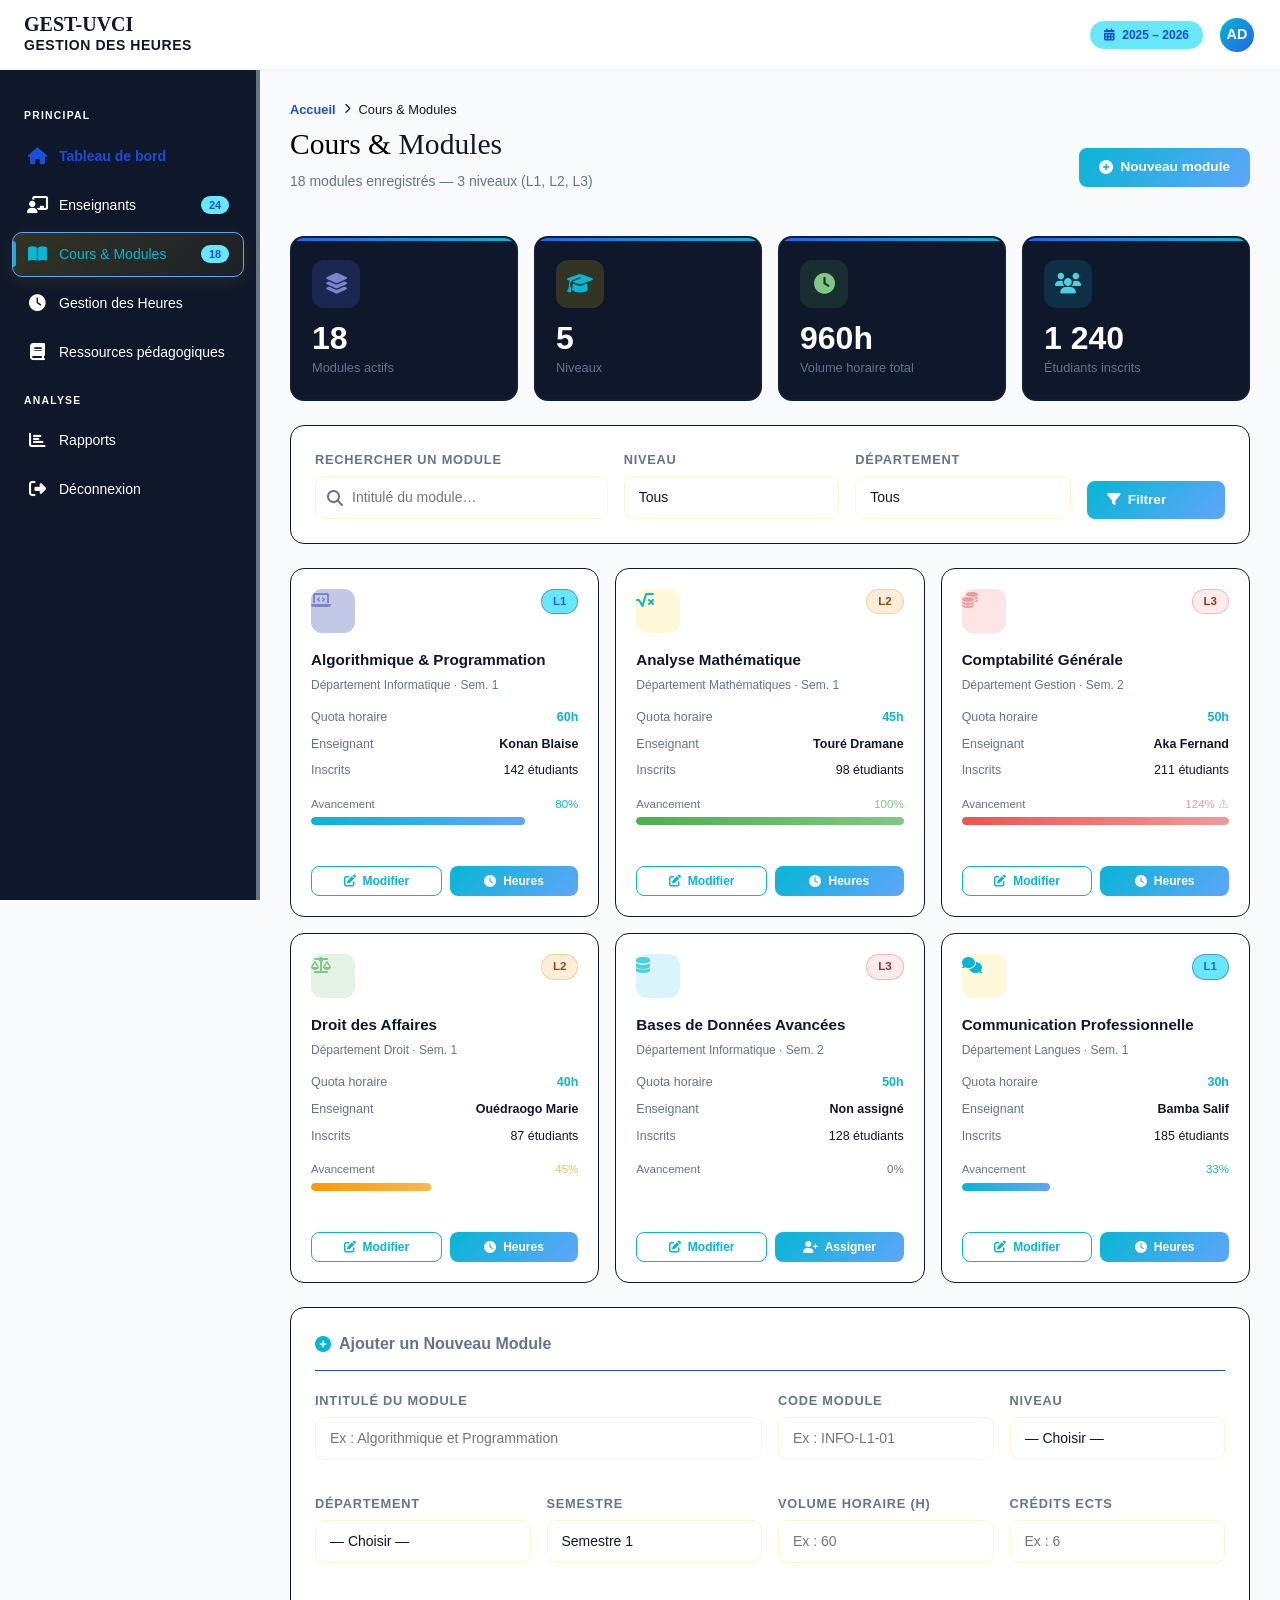
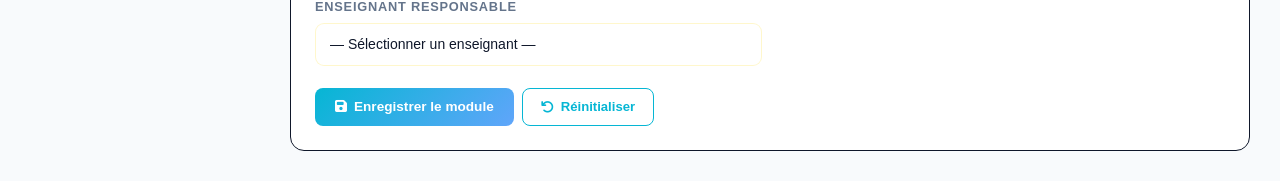
<file: cours.html>
<!DOCTYPE html>
<html lang="fr">
<head>
  <meta charset="UTF-8" />
  <meta name="viewport" content="width=device-width, initial-scale=1.0" />
  <title>GEST-UVCI — Cours &amp; Modules</title>
  <meta name="description" content="Gestion des cours et modules de l'UVCI — affectations et charges horaires." />
  <link rel="stylesheet" href="https://cdn.jsdelivr.net/npm/bootstrap@5.3.3/dist/css/bootstrap.min.css" />
  <link rel="stylesheet" href="https://cdnjs.cloudflare.com/ajax/libs/font-awesome/6.5.0/css/all.min.css" />
  <link rel="stylesheet" href="style.css" />
</head>
<body>

  <input type="checkbox" id="nav-toggle" class="nav-toggle" hidden />
  <label for="nav-toggle" class="navbar-toggler" aria-label="Ouvrir le menu">
    <span></span>
    <span></span>
    <span></span>
  </label>

  <!-- ===== TOPBAR ===== -->
  <header class="topbar">
    <a href="index.html" class="topbar-brand">
      <div>
        <div class="brand-name">GEST-UVCI</div>
        <div class="brand-sub">Gestion des Heures</div>
      </div>
    </a>
    <div class="topbar-right">
      <span class="topbar-badge"><i class="fa fa-calendar-alt me-1"></i> 2025 – 2026</span>
      <div class="avatar-top">AD</div>
    </div>
  </header>

  <!-- ===== SIDEBAR ===== -->
  <aside class="sidebar">
    <span class="sidebar-section-label">Principal</span>
    <a href="index.html" class="nav-link-side"><i class="fa fa-home"></i> Tableau de bord</a>
    <a href="enseignants.html" class="nav-link-side"><i class="fa fa-chalkboard-teacher"></i> Enseignants <span class="sidebar-badge">24</span></a>
    <a href="cours.html" class="nav-link-side active"><i class="fa fa-book-open"></i> Cours &amp; Modules <span class="sidebar-badge">18</span></a>
    <a href="heures.html" class="nav-link-side"><i class="fa fa-clock"></i> Gestion des Heures</a>
    <a href="ressources.html" class="nav-link-side"><i class="fa fa-book"></i> Ressources pédagogiques</a>
    <span class="sidebar-section-label">Analyse</span>
    <a href="rapport.html" class="nav-link-side"><i class="fa fa-chart-bar"></i> Rapports</a>
    <a href="#" class="nav-link-side"><i class="fa fa-sign-out-alt"></i> Déconnexion</a>
  </aside>

  <!-- ===== MAIN ===== -->
  <main class="main-content">

    <div class="page-header fade-in">
      <div class="breadcrumb-custom">
        <a href="index.html">Accueil</a>
        <i class="fa fa-chevron-right"></i>
        <span>Cours &amp; Modules</span>
      </div>
      <div class="d-flex align-items-center justify-content-between flex-wrap gap-2">
        <div>
          <h1 class="page-title">Cours &amp; <span>Modules</span></h1>
          <p class="page-subtitle">18 modules enregistrés — 3 niveaux (L1, L2, L3)</p>
        </div>
        <a href="#form-cours" class="btn-gold"><i class="fa fa-plus-circle"></i> Nouveau module</a>
      </div>
    </div>

    <!-- Stats mini -->
    <div class="row g-3 mb-4 fade-in-1">
      <div class="col-6 col-md-3">
        <div class="stat-card h-100">
          <div class="stat-icon icon-blue"><i class="fa fa-layer-group"></i></div>
          <div class="stat-value">18</div>
          <div class="stat-label">Modules actifs</div>
        </div>
      </div>
      <div class="col-6 col-md-3">
        <div class="stat-card h-100">
          <div class="stat-icon icon-gold"><i class="fa fa-graduation-cap"></i></div>
          <div class="stat-value">5</div>
          <div class="stat-label">Niveaux</div>
        </div>
      </div>
      <div class="col-6 col-md-3">
        <div class="stat-card h-100">
          <div class="stat-icon icon-green"><i class="fa fa-clock"></i></div>
          <div class="stat-value">960h</div>
          <div class="stat-label">Volume horaire total</div>
        </div>
      </div>
      <div class="col-6 col-md-3">
        <div class="stat-card h-100">
          <div class="stat-icon icon-cyan"><i class="fa fa-users"></i></div>
          <div class="stat-value">1 240</div>
          <div class="stat-label">Étudiants inscrits</div>
        </div>
      </div>
    </div>

    <!-- Filtres -->
    <div class="glass-card mb-4 fade-in-2">
      <div class="row g-3 align-items-end">
        <div class="col-12 col-md-4">
          <label class="form-label-custom">Rechercher un module</label>
          <div style="position:relative;">
            <i class="fa fa-search" style="position:absolute;left:12px;top:50%;transform:translateY(-50%);color:var(--text-muted);"></i>
            <input type="text" class="form-control-custom" placeholder="Intitulé du module…" style="padding-left:36px;" />
          </div>
        </div>
        <div class="col-6 col-md-3">
          <label class="form-label-custom">Niveau</label>
          <select class="form-control-custom">
            <option>Tous</option>
            <option>Licence 1 (L1)</option>
            <option>Licence 2 (L2)</option>
            <option>Licence 3 (L3)</option>
            <option>Master 1 (M1)</option>
            <option>Master 2 (M2)</option>
          </select>
        </div>
        <div class="col-6 col-md-3">
          <label class="form-label-custom">Département</label>
          <select class="form-control-custom">
            <option>Tous</option>
            <option>Informatique</option>
            <option>Mathématiques</option>
            <option>Gestion</option>
            <option>Droit</option>
          </select>
        </div>
        <div class="col-12 col-md-2">
          <button class="btn-gold w-100"><i class="fa fa-filter"></i> Filtrer</button>
        </div>
      </div>
    </div>

    <!-- Cartes Modules -->
    <div class="row g-3 mb-4 fade-in-3">

      <!-- Module 1 -->
      <div class="col-12 col-sm-6 col-lg-4">
        <div class="glass-card h-100" style="padding:20px;">
          <div class="d-flex align-items-start justify-content-between mb-3">
            <div class="stat-icon icon-blue" style="width:44px;height:44px;border-radius:11px;flex-shrink:0;"><i class="fa fa-laptop-code"></i></div>
            <span class="badge-blue">L1</span>
          </div>
          <div style="font-weight:700;font-size:0.95rem;margin-bottom:4px;">Algorithmique &amp; Programmation</div>
          <div style="font-size:0.75rem;color:var(--text-muted);margin-bottom:14px;">Département Informatique · Sem. 1</div>
          <div class="d-flex justify-content-between mb-2" style="font-size:0.78rem;">
            <span style="color:var(--text-muted);">Quota horaire</span>
            <span style="color:var(--accent);font-weight:700;">60h</span>
          </div>
          <div class="d-flex justify-content-between mb-2" style="font-size:0.78rem;">
            <span style="color:var(--text-muted);">Enseignant</span>
            <span style="font-weight:600;">Konan Blaise</span>
          </div>
          <div class="d-flex justify-content-between mb-3" style="font-size:0.78rem;">
            <span style="color:var(--text-muted);">Inscrits</span>
            <span>142 étudiants</span>
          </div>
          <div style="margin-bottom:6px;">
            <div class="d-flex justify-content-between" style="font-size:0.72rem;margin-bottom:4px;">
              <span style="color:var(--text-muted);">Avancement</span>
              <span style="color:var(--accent);">80%</span>
            </div>
            <div class="progress-custom"><div class="progress-fill" style="width:80%"></div></div>
          </div>
          <hr class="divider-gold" />
          <div class="d-flex gap-2">
            <a href="#" class="btn-outline-gold" style="font-size:0.75rem;padding:5px 12px;flex:1;justify-content:center;"><i class="fa fa-edit"></i> Modifier</a>
            <a href="heures.html" class="btn-gold" style="font-size:0.75rem;padding:5px 12px;flex:1;justify-content:center;"><i class="fa fa-clock"></i> Heures</a>
          </div>
        </div>
      </div>

      <!-- Module 2 -->
      <div class="col-12 col-sm-6 col-lg-4">
        <div class="glass-card h-100" style="padding:20px;">
          <div class="d-flex align-items-start justify-content-between mb-3">
            <div class="stat-icon icon-gold" style="width:44px;height:44px;border-radius:11px;flex-shrink:0;"><i class="fa fa-square-root-alt"></i></div>
            <span class="badge-orange">L2</span>
          </div>
          <div style="font-weight:700;font-size:0.95rem;margin-bottom:4px;">Analyse Mathématique</div>
          <div style="font-size:0.75rem;color:var(--text-muted);margin-bottom:14px;">Département Mathématiques · Sem. 1</div>
          <div class="d-flex justify-content-between mb-2" style="font-size:0.78rem;">
            <span style="color:var(--text-muted);">Quota horaire</span>
            <span style="color:var(--accent);font-weight:700;">45h</span>
          </div>
          <div class="d-flex justify-content-between mb-2" style="font-size:0.78rem;">
            <span style="color:var(--text-muted);">Enseignant</span>
            <span style="font-weight:600;">Touré Dramane</span>
          </div>
          <div class="d-flex justify-content-between mb-3" style="font-size:0.78rem;">
            <span style="color:var(--text-muted);">Inscrits</span>
            <span>98 étudiants</span>
          </div>
          <div style="margin-bottom:6px;">
            <div class="d-flex justify-content-between" style="font-size:0.72rem;margin-bottom:4px;">
              <span style="color:var(--text-muted);">Avancement</span>
              <span style="color:#81c784;">100%</span>
            </div>
            <div class="progress-custom"><div class="progress-fill green" style="width:100%"></div></div>
          </div>
          <hr class="divider-gold" />
          <div class="d-flex gap-2">
            <a href="#" class="btn-outline-gold" style="font-size:0.75rem;padding:5px 12px;flex:1;justify-content:center;"><i class="fa fa-edit"></i> Modifier</a>
            <a href="heures.html" class="btn-gold" style="font-size:0.75rem;padding:5px 12px;flex:1;justify-content:center;"><i class="fa fa-clock"></i> Heures</a>
          </div>
        </div>
      </div>

      <!-- Module 3 -->
      <div class="col-12 col-sm-6 col-lg-4">
        <div class="glass-card h-100" style="padding:20px;">
          <div class="d-flex align-items-start justify-content-between mb-3">
            <div class="stat-icon icon-red" style="width:44px;height:44px;border-radius:11px;flex-shrink:0;"><i class="fa fa-coins"></i></div>
            <span class="badge-red">L3</span>
          </div>
          <div style="font-weight:700;font-size:0.95rem;margin-bottom:4px;">Comptabilité Générale</div>
          <div style="font-size:0.75rem;color:var(--text-muted);margin-bottom:14px;">Département Gestion · Sem. 2</div>
          <div class="d-flex justify-content-between mb-2" style="font-size:0.78rem;">
            <span style="color:var(--text-muted);">Quota horaire</span>
            <span style="color:var(--accent);font-weight:700;">50h</span>
          </div>
          <div class="d-flex justify-content-between mb-2" style="font-size:0.78rem;">
            <span style="color:var(--text-muted);">Enseignant</span>
            <span style="font-weight:600;">Aka Fernand</span>
          </div>
          <div class="d-flex justify-content-between mb-3" style="font-size:0.78rem;">
            <span style="color:var(--text-muted);">Inscrits</span>
            <span>211 étudiants</span>
          </div>
          <div style="margin-bottom:6px;">
            <div class="d-flex justify-content-between" style="font-size:0.72rem;margin-bottom:4px;">
              <span style="color:var(--text-muted);">Avancement</span>
              <span style="color:#ef9a9a;">124% ⚠</span>
            </div>
            <div class="progress-custom"><div class="progress-fill red" style="width:100%"></div></div>
          </div>
          <hr class="divider-gold" />
          <div class="d-flex gap-2">
            <a href="#" class="btn-outline-gold" style="font-size:0.75rem;padding:5px 12px;flex:1;justify-content:center;"><i class="fa fa-edit"></i> Modifier</a>
            <a href="heures.html" class="btn-gold" style="font-size:0.75rem;padding:5px 12px;flex:1;justify-content:center;"><i class="fa fa-clock"></i> Heures</a>
          </div>
        </div>
      </div>

      <!-- Module 4 -->
      <div class="col-12 col-sm-6 col-lg-4">
        <div class="glass-card h-100" style="padding:20px;">
          <div class="d-flex align-items-start justify-content-between mb-3">
            <div class="stat-icon icon-green" style="width:44px;height:44px;border-radius:11px;flex-shrink:0;"><i class="fa fa-balance-scale"></i></div>
            <span class="badge-orange">L2</span>
          </div>
          <div style="font-weight:700;font-size:0.95rem;margin-bottom:4px;">Droit des Affaires</div>
          <div style="font-size:0.75rem;color:var(--text-muted);margin-bottom:14px;">Département Droit · Sem. 1</div>
          <div class="d-flex justify-content-between mb-2" style="font-size:0.78rem;">
            <span style="color:var(--text-muted);">Quota horaire</span>
            <span style="color:var(--accent);font-weight:700;">40h</span>
          </div>
          <div class="d-flex justify-content-between mb-2" style="font-size:0.78rem;">
            <span style="color:var(--text-muted);">Enseignant</span>
            <span style="font-weight:600;">Ouédraogo Marie</span>
          </div>
          <div class="d-flex justify-content-between mb-3" style="font-size:0.78rem;">
            <span style="color:var(--text-muted);">Inscrits</span>
            <span>87 étudiants</span>
          </div>
          <div style="margin-bottom:6px;">
            <div class="d-flex justify-content-between" style="font-size:0.72rem;margin-bottom:4px;">
              <span style="color:var(--text-muted);">Avancement</span>
              <span style="color:#ffb74d;">45%</span>
            </div>
            <div class="progress-custom"><div class="progress-fill orange" style="width:45%"></div></div>
          </div>
          <hr class="divider-gold" />
          <div class="d-flex gap-2">
            <a href="#" class="btn-outline-gold" style="font-size:0.75rem;padding:5px 12px;flex:1;justify-content:center;"><i class="fa fa-edit"></i> Modifier</a>
            <a href="heures.html" class="btn-gold" style="font-size:0.75rem;padding:5px 12px;flex:1;justify-content:center;"><i class="fa fa-clock"></i> Heures</a>
          </div>
        </div>
      </div>

      <!-- Module 5 -->
      <div class="col-12 col-sm-6 col-lg-4">
        <div class="glass-card h-100" style="padding:20px;">
          <div class="d-flex align-items-start justify-content-between mb-3">
            <div class="stat-icon icon-cyan" style="width:44px;height:44px;border-radius:11px;flex-shrink:0;"><i class="fa fa-database"></i></div>
            <span class="badge-red">L3</span>
          </div>
          <div style="font-weight:700;font-size:0.95rem;margin-bottom:4px;">Bases de Données Avancées</div>
          <div style="font-size:0.75rem;color:var(--text-muted);margin-bottom:14px;">Département Informatique · Sem. 2</div>
          <div class="d-flex justify-content-between mb-2" style="font-size:0.78rem;">
            <span style="color:var(--text-muted);">Quota horaire</span>
            <span style="color:var(--accent);font-weight:700;">50h</span>
          </div>
          <div class="d-flex justify-content-between mb-2" style="font-size:0.78rem;">
            <span style="color:var(--text-muted);">Enseignant</span>
            <span style="font-weight:600;">Non assigné</span>
          </div>
          <div class="d-flex justify-content-between mb-3" style="font-size:0.78rem;">
            <span style="color:var(--text-muted);">Inscrits</span>
            <span>128 étudiants</span>
          </div>
          <div style="margin-bottom:6px;">
            <div class="d-flex justify-content-between" style="font-size:0.72rem;margin-bottom:4px;">
              <span style="color:var(--text-muted);">Avancement</span>
              <span style="color:var(--text-muted);">0%</span>
            </div>
            <div class="progress-custom"><div class="progress-fill" style="width:0%"></div></div>
          </div>
          <hr class="divider-gold" />
          <div class="d-flex gap-2">
            <a href="#" class="btn-outline-gold" style="font-size:0.75rem;padding:5px 12px;flex:1;justify-content:center;"><i class="fa fa-edit"></i> Modifier</a>
            <a href="enseignants.html" class="btn-gold" style="font-size:0.75rem;padding:5px 12px;flex:1;justify-content:center;"><i class="fa fa-user-plus"></i> Assigner</a>
          </div>
        </div>
      </div>

      <!-- Module 6 -->
      <div class="col-12 col-sm-6 col-lg-4">
        <div class="glass-card h-100" style="padding:20px;">
          <div class="d-flex align-items-start justify-content-between mb-3">
            <div class="stat-icon icon-gold" style="width:44px;height:44px;border-radius:11px;flex-shrink:0;"><i class="fa fa-comments"></i></div>
            <span class="badge-blue">L1</span>
          </div>
          <div style="font-weight:700;font-size:0.95rem;margin-bottom:4px;">Communication Professionnelle</div>
          <div style="font-size:0.75rem;color:var(--text-muted);margin-bottom:14px;">Département Langues · Sem. 1</div>
          <div class="d-flex justify-content-between mb-2" style="font-size:0.78rem;">
            <span style="color:var(--text-muted);">Quota horaire</span>
            <span style="color:var(--accent);font-weight:700;">30h</span>
          </div>
          <div class="d-flex justify-content-between mb-2" style="font-size:0.78rem;">
            <span style="color:var(--text-muted);">Enseignant</span>
            <span style="font-weight:600;">Bamba Salif</span>
          </div>
          <div class="d-flex justify-content-between mb-3" style="font-size:0.78rem;">
            <span style="color:var(--text-muted);">Inscrits</span>
            <span>185 étudiants</span>
          </div>
          <div style="margin-bottom:6px;">
            <div class="d-flex justify-content-between" style="font-size:0.72rem;margin-bottom:4px;">
              <span style="color:var(--text-muted);">Avancement</span>
              <span style="color:var(--accent);">33%</span>
            </div>
            <div class="progress-custom"><div class="progress-fill" style="width:33%"></div></div>
          </div>
          <hr class="divider-gold" />
          <div class="d-flex gap-2">
            <a href="#" class="btn-outline-gold" style="font-size:0.75rem;padding:5px 12px;flex:1;justify-content:center;"><i class="fa fa-edit"></i> Modifier</a>
            <a href="heures.html" class="btn-gold" style="font-size:0.75rem;padding:5px 12px;flex:1;justify-content:center;"><i class="fa fa-clock"></i> Heures</a>
          </div>
        </div>
      </div>

    </div>

    <!-- Formulaire Nouveau Module -->
    <div class="glass-card fade-in-4" id="form-cours">
      <div class="card-header-custom">
        <div class="card-title-custom"><i class="fa fa-plus-circle"></i> Ajouter un Nouveau Module</div>
      </div>
      <form action="#" method="post">
        <div class="row g-3">
          <div class="col-12 col-md-6">
            <div class="form-group">
              <label class="form-label-custom" for="mod-intitule">Intitulé du module</label>
              <input type="text" id="mod-intitule" name="intitule" class="form-control-custom" placeholder="Ex : Algorithmique et Programmation" required />
            </div>
          </div>
          <div class="col-12 col-md-3">
            <div class="form-group">
              <label class="form-label-custom" for="mod-code">Code module</label>
              <input type="text" id="mod-code" name="code" class="form-control-custom" placeholder="Ex : INFO-L1-01" />
            </div>
          </div>
          <div class="col-12 col-md-3">
            <div class="form-group">
              <label class="form-label-custom" for="mod-niveau">Niveau</label>
              <select id="mod-niveau" name="niveau" class="form-control-custom">
                <option value="">— Choisir —</option>
                <option>Licence 1 (L1)</option>
                <option>Licence 2 (L2)</option>
                <option>Licence 3 (L3)</option>
                <option>Master 1 (M1)</option>
                <option>Master 2 (M2)</option>
              </select>
            </div>
          </div>
          <div class="col-12 col-md-3">
            <div class="form-group">
              <label class="form-label-custom" for="mod-dept">Département</label>
              <select id="mod-dept" name="departement" class="form-control-custom">
                <option value="">— Choisir —</option>
                <option>Informatique</option>
                <option>Mathématiques</option>
                <option>Gestion</option>
                <option>Droit</option>
                <option>Langues</option>
              </select>
            </div>
          </div>
          <div class="col-12 col-md-3">
            <div class="form-group">
              <label class="form-label-custom" for="mod-semestre">Semestre</label>
              <select id="mod-semestre" name="semestre" class="form-control-custom">
                <option>Semestre 1</option>
                <option>Semestre 2</option>
                <option>Semestre 3</option>
                <option>Semestre 4</option>
                <option>Semestre 5</option>
                <option>Semestre 6</option>
              </select>
            </div>
          </div>
          <div class="col-12 col-md-3">
            <div class="form-group">
              <label class="form-label-custom" for="mod-quota">Volume horaire (h)</label>
              <input type="number" id="mod-quota" name="quota" class="form-control-custom" placeholder="Ex : 60" min="0" />
            </div>
          </div>
          <div class="col-12 col-md-3">
            <div class="form-group">
              <label class="form-label-custom" for="mod-credits">Crédits ECTS</label>
              <input type="number" id="mod-credits" name="credits" class="form-control-custom" placeholder="Ex : 6" min="0" max="30" />
            </div>
          </div>
          <div class="col-12 col-md-6">
            <div class="form-group">
              <label class="form-label-custom" for="mod-enseignant">Enseignant responsable</label>
              <select id="mod-enseignant" name="enseignant" class="form-control-custom">
                <option value="">— Sélectionner un enseignant —</option>
                <option>Konan Blaise</option>
                <option>Touré Dramane</option>
                <option>Aka Fernand</option>
                <option>Ouédraogo Marie</option>
                <option>Bamba Salif</option>
              </select>
            </div>
          </div>
          <div class="col-12 d-flex gap-2 mt-1">
            <button type="submit" class="btn-gold"><i class="fa fa-save"></i> Enregistrer le module</button>
            <button type="reset" class="btn-outline-gold"><i class="fa fa-undo"></i> Réinitialiser</button>
          </div>
        </div>
      </form>
    </div>

  </main>

</body>
</html>
</file>
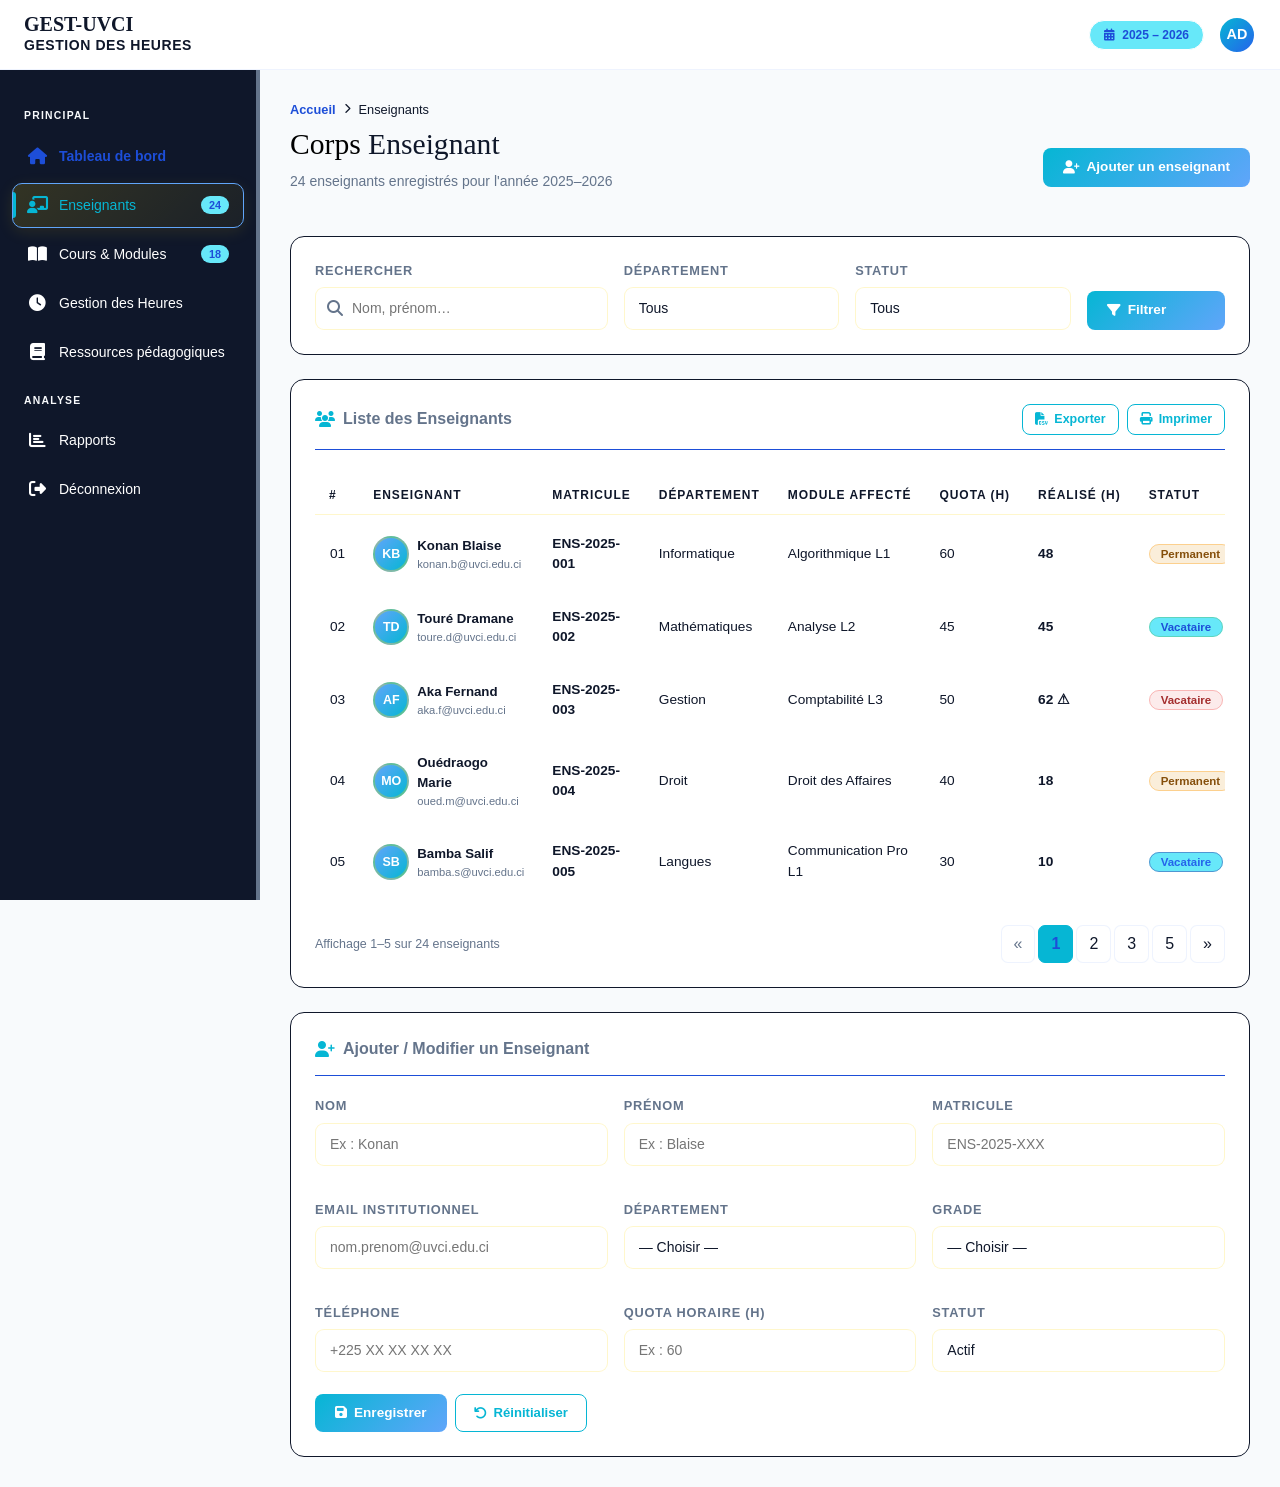
<file: enseignants.html>
<!DOCTYPE html>
<html lang="fr">
<head>
  <meta charset="UTF-8" />
  <meta name="viewport" content="width=device-width, initial-scale=1.0" />
  <title>GEST-UVCI — Enseignants</title>
  <meta name="description" content="Liste et fiche des enseignants de l'UVCI — gestion des profils et affectations." />
  <link rel="stylesheet" href="https://cdn.jsdelivr.net/npm/bootstrap@5.3.3/dist/css/bootstrap.min.css" />
  <link rel="stylesheet" href="https://cdnjs.cloudflare.com/ajax/libs/font-awesome/6.5.0/css/all.min.css" />
  <link rel="stylesheet" href="style.css" />
</head>
<body>

  <input type="checkbox" id="nav-toggle" class="nav-toggle" hidden />
  <label for="nav-toggle" class="navbar-toggler" aria-label="Ouvrir le menu">
    <span></span>
    <span></span>
    <span></span>
  </label>

  <!-- ===== TOPBAR ===== -->
  <header class="topbar">
    <a href="index.html" class="topbar-brand">
      <div>
        <div class="brand-name">GEST-UVCI</div>
        <div class="brand-sub">Gestion des Heures</div>
      </div>
    </a>
    <div class="topbar-right">
      <span class="topbar-badge"><i class="fa fa-calendar-alt me-1"></i> 2025 – 2026</span>
      <div class="avatar-top">AD</div>
    </div>
  </header>

  <!-- ===== SIDEBAR ===== -->
  <aside class="sidebar">
    <span class="sidebar-section-label">Principal</span>
    <a href="index.html" class="nav-link-side"><i class="fa fa-home"></i> Tableau de bord</a>
    <a href="enseignants.html" class="nav-link-side active"><i class="fa fa-chalkboard-teacher"></i> Enseignants <span class="sidebar-badge">24</span></a>
    <a href="cours.html" class="nav-link-side"><i class="fa fa-book-open"></i> Cours &amp; Modules <span class="sidebar-badge">18</span></a>
    <a href="heures.html" class="nav-link-side"><i class="fa fa-clock"></i> Gestion des Heures</a>
    <a href="ressources.html" class="nav-link-side"><i class="fa fa-book"></i> Ressources pédagogiques</a>
    <span class="sidebar-section-label">Analyse</span>
    <a href="rapport.html" class="nav-link-side"><i class="fa fa-chart-bar"></i> Rapports</a>
    <a href="#" class="nav-link-side"><i class="fa fa-sign-out-alt"></i> Déconnexion</a>
  </aside>

  <!-- ===== MAIN ===== -->
  <main class="main-content">

    <div class="page-header fade-in">
      <div class="breadcrumb-custom">
        <a href="index.html">Accueil</a>
        <i class="fa fa-chevron-right"></i>
        <span>Enseignants</span>
      </div>
      <div class="d-flex align-items-center justify-content-between flex-wrap gap-2">
        <div>
          <h1 class="page-title">Corps <span>Enseignant</span></h1>
          <p class="page-subtitle">24 enseignants enregistrés pour l'année 2025–2026</p>
        </div>
        <a href="#formulaire" class="btn-gold"><i class="fa fa-user-plus"></i> Ajouter un enseignant</a>
      </div>
    </div>

    <!-- Filtres -->
    <div class="glass-card mb-4 fade-in-1">
      <div class="row g-3 align-items-end">
        <div class="col-12 col-md-4">
          <label class="form-label-custom">Rechercher</label>
          <div style="position:relative;">
            <i class="fa fa-search" style="position:absolute;left:12px;top:50%;transform:translateY(-50%);color:var(--text-muted);"></i>
            <input type="text" class="form-control-custom" placeholder="Nom, prénom…" style="padding-left:36px;" />
          </div>
        </div>
        <div class="col-6 col-md-3">
          <label class="form-label-custom">Département</label>
          <select class="form-control-custom">
            <option>Tous</option>
            <option>Informatique</option>
            <option>Mathématiques</option>
            <option>Gestion</option>
            <option>Droit</option>
            <option>Langues</option>
          </select>
        </div>
        <div class="col-6 col-md-3">
          <label class="form-label-custom">Statut</label>
          <select class="form-control-custom">
            <option>Tous</option>
            <option>En cours</option>
            <option>Terminé</option>
            <option>Dépassement</option>
          </select>
        </div>
        <div class="col-12 col-md-2">
          <button class="btn-gold w-100"><i class="fa fa-filter"></i> Filtrer</button>
        </div>
      </div>
    </div>

    <!-- Table Enseignants -->
    <div class="glass-card mb-4 fade-in-2">
      <div class="card-header-custom">
        <div class="card-title-custom"><i class="fa fa-users"></i> Liste des Enseignants</div>
        <div class="d-flex gap-2">
          <button class="btn-outline-gold" style="font-size:0.78rem;padding:5px 12px;"><i class="fa fa-file-csv"></i> Exporter</button>
          <button class="btn-outline-gold" style="font-size:0.78rem;padding:5px 12px;"><i class="fa fa-print"></i> Imprimer</button>
        </div>
      </div>
      <div class="table-responsive">
        <table class="table-glass">
          <thead>
            <tr>
              <th>#</th>
              <th>Enseignant</th>
              <th>Matricule</th>
              <th>Département</th>
              <th>Module affecté</th>
              <th>Quota (h)</th>
              <th>Réalisé (h)</th>
              <th>Statut</th>
              <th>Actions</th>
            </tr>
          </thead>
          <tbody>
            <tr>
              <td style="color:var(--text-muted);">01</td>
              <td>
                <div class="d-flex align-items-center gap-2">
                  <div class="avatar">KB</div>
                  <div>
                    <div style="font-weight:600;font-size:0.83rem;">Konan Blaise</div>
                    <div style="font-size:0.7rem;color:var(--text-muted);">konan.b@uvci.edu.ci</div>
                  </div>
                </div>
              </td>
              <td style="color:var(--accent);font-weight:600;">ENS-2025-001</td>
              <td>Informatique</td>
              <td>Algorithmique L1</td>
              <td>60</td>
              <td style="color:#81c784;font-weight:700;">48</td>
              <td><span class="badge-orange">Permanent</span></td>
              <td>
                <div class="d-flex gap-1">
                  <a href="#" class="btn-icon view" title="Voir"><i class="fa fa-eye"></i></a>
                  <a href="#" class="btn-icon edit" title="Modifier"><i class="fa fa-edit"></i></a>
                  <a href="#" class="btn-icon delete" title="Supprimer"><i class="fa fa-trash"></i></a>
                </div>
              </td>
            </tr>
            <tr>
              <td style="color:var(--text-muted);">02</td>
              <td>
                <div class="d-flex align-items-center gap-2">
                  <div class="avatar">TD</div>
                  <div>
                    <div style="font-weight:600;font-size:0.83rem;">Touré Dramane</div>
                    <div style="font-size:0.7rem;color:var(--text-muted);">toure.d@uvci.edu.ci</div>
                  </div>
                </div>
              </td>
              <td style="color:var(--accent);font-weight:600;">ENS-2025-002</td>
              <td>Mathématiques</td>
              <td>Analyse L2</td>
              <td>45</td>
              <td style="color:#81c784;font-weight:700;">45</td>
              <td><span class="badge-green">Vacataire</span></td>
              <td>
                <div class="d-flex gap-1">
                  <a href="#" class="btn-icon view"><i class="fa fa-eye"></i></a>
                  <a href="#" class="btn-icon edit"><i class="fa fa-edit"></i></a>
                  <a href="#" class="btn-icon delete"><i class="fa fa-trash"></i></a>
                </div>
              </td>
            </tr>
            <tr>
              <td style="color:var(--text-muted);">03</td>
              <td>
                <div class="d-flex align-items-center gap-2">
                  <div class="avatar">AF</div>
                  <div>
                    <div style="font-weight:600;font-size:0.83rem;">Aka Fernand</div>
                    <div style="font-size:0.7rem;color:var(--text-muted);">aka.f@uvci.edu.ci</div>
                  </div>
                </div>
              </td>
              <td style="color:var(--accent);font-weight:600;">ENS-2025-003</td>
              <td>Gestion</td>
              <td>Comptabilité L3</td>
              <td>50</td>
              <td style="color:#ef9a9a;font-weight:700;">62 ⚠</td>
              <td><span class="badge-red">Vacataire</span></td>
              <td>
                <div class="d-flex gap-1">
                  <a href="#" class="btn-icon view"><i class="fa fa-eye"></i></a>
                  <a href="#" class="btn-icon edit"><i class="fa fa-edit"></i></a>
                  <a href="#" class="btn-icon delete"><i class="fa fa-trash"></i></a>
                </div>
              </td>
            </tr>
            <tr>
              <td style="color:var(--text-muted);">04</td>
              <td>
                <div class="d-flex align-items-center gap-2">
                  <div class="avatar">MO</div>
                  <div>
                    <div style="font-weight:600;font-size:0.83rem;">Ouédraogo Marie</div>
                    <div style="font-size:0.7rem;color:var(--text-muted);">oued.m@uvci.edu.ci</div>
                  </div>
                </div>
              </td>
              <td style="color:var(--accent);font-weight:600;">ENS-2025-004</td>
              <td>Droit</td>
              <td>Droit des Affaires</td>
              <td>40</td>
              <td style="color:#ffb74d;font-weight:700;">18</td>
              <td><span class="badge-orange">Permanent</span></td>
              <td>
                <div class="d-flex gap-1">
                  <a href="#" class="btn-icon view"><i class="fa fa-eye"></i></a>
                  <a href="#" class="btn-icon edit"><i class="fa fa-edit"></i></a>
                  <a href="#" class="btn-icon delete"><i class="fa fa-trash"></i></a>
                </div>
              </td>
            </tr>
            <tr>
              <td style="color:var(--text-muted);">05</td>
              <td>
                <div class="d-flex align-items-center gap-2">
                  <div class="avatar">SB</div>
                  <div>
                    <div style="font-weight:600;font-size:0.83rem;">Bamba Salif</div>
                    <div style="font-size:0.7rem;color:var(--text-muted);">bamba.s@uvci.edu.ci</div>
                  </div>
                </div>
              </td>
              <td style="color:var(--accent);font-weight:600;">ENS-2025-005</td>
              <td>Langues</td>
              <td>Communication Pro L1</td>
              <td>30</td>
              <td style="color:#9fa8da;font-weight:700;">10</td>
              <td><span class="badge-blue">Vacataire</span></td>
              <td>
                <div class="d-flex gap-1">
                  <a href="#" class="btn-icon view"><i class="fa fa-eye"></i></a>
                  <a href="#" class="btn-icon edit"><i class="fa fa-edit"></i></a>
                  <a href="#" class="btn-icon delete"><i class="fa fa-trash"></i></a>
                </div>
              </td>
            </tr>
          </tbody>
        </table>
      </div>

      <!-- Pagination -->
      <div class="d-flex align-items-center justify-content-between mt-4 flex-wrap gap-2">
        <div style="font-size:0.78rem;color:var(--text-muted);">Affichage 1–5 sur 24 enseignants</div>
        <nav>
          <ul class="pagination mb-0" style="gap:4px;">
            <li class="page-item disabled">
              <a class="page-link" href="#" style="background:var(--card-bg);border-color:var(--card-border);color:var(--text-muted);border-radius:7px;">&laquo;</a>
            </li>
            <li class="page-item active">
              <a class="page-link" href="#" style="background:var(--accent);border-color:var(--accent);color:var(--primary-dark);font-weight:700;border-radius:7px;">1</a>
            </li>
            <li class="page-item">
              <a class="page-link" href="#" style="background:var(--card-bg);border-color:var(--card-border);color:var(--text);border-radius:7px;">2</a>
            </li>
            <li class="page-item">
              <a class="page-link" href="#" style="background:var(--card-bg);border-color:var(--card-border);color:var(--text);border-radius:7px;">3</a>
            </li>
            <li class="page-item">
              <a class="page-link" href="#" style="background:var(--card-bg);border-color:var(--card-border);color:var(--text);border-radius:7px;">5</a>
            </li>
            <li class="page-item">
              <a class="page-link" href="#" style="background:var(--card-bg);border-color:var(--card-border);color:var(--text);border-radius:7px;">&raquo;</a>
            </li>
          </ul>
        </nav>
      </div>
    </div>

    <!-- Formulaire Ajout -->
    <div class="glass-card fade-in-4" id="formulaire">
      <div class="card-header-custom">
        <div class="card-title-custom"><i class="fa fa-user-plus"></i> Ajouter / Modifier un Enseignant</div>
      </div>
      <form action="#" method="post">
        <div class="row g-3">
          <div class="col-12 col-md-4">
            <div class="form-group">
              <label class="form-label-custom" for="ens-nom">Nom</label>
              <input type="text" id="ens-nom" name="nom" class="form-control-custom" placeholder="Ex : Konan" required />
            </div>
          </div>
          <div class="col-12 col-md-4">
            <div class="form-group">
              <label class="form-label-custom" for="ens-prenom">Prénom</label>
              <input type="text" id="ens-prenom" name="prenom" class="form-control-custom" placeholder="Ex : Blaise" required />
            </div>
          </div>
          <div class="col-12 col-md-4">
            <div class="form-group">
              <label class="form-label-custom" for="ens-matricule">Matricule</label>
              <input type="text" id="ens-matricule" name="matricule" class="form-control-custom" placeholder="ENS-2025-XXX" />
            </div>
          </div>
          <div class="col-12 col-md-4">
            <div class="form-group">
              <label class="form-label-custom" for="ens-email">Email institutionnel</label>
              <input type="email" id="ens-email" name="email" class="form-control-custom" placeholder="nom.prenom@uvci.edu.ci" required />
            </div>
          </div>
          <div class="col-12 col-md-4">
            <div class="form-group">
              <label class="form-label-custom" for="ens-dept">Département</label>
              <select id="ens-dept" name="departement" class="form-control-custom">
                <option value="">— Choisir —</option>
                <option>Informatique</option>
                <option>Mathématiques</option>
                <option>Gestion</option>
                <option>Droit</option>
                <option>Langues</option>
                <option>Sciences Sociales</option>
              </select>
            </div>
          </div>
          <div class="col-12 col-md-4">
            <div class="form-group">
              <label class="form-label-custom" for="ens-grade">Grade</label>
              <select id="ens-grade" name="grade" class="form-control-custom">
                <option value="">— Choisir —</option>
                <option>Professeur Titulaire</option>
                <option>Maître de Conférences</option>
                <option>Assistant</option>
                <option>Vacataire</option>
              </select>
            </div>
          </div>
          <div class="col-12 col-md-4">
            <div class="form-group">
              <label class="form-label-custom" for="ens-phone">Téléphone</label>
              <input type="tel" id="ens-phone" name="telephone" class="form-control-custom" placeholder="+225 XX XX XX XX" />
            </div>
          </div>
          <div class="col-12 col-md-4">
            <div class="form-group">
              <label class="form-label-custom" for="ens-quota">Quota horaire (h)</label>
              <input type="number" id="ens-quota" name="quota" class="form-control-custom" placeholder="Ex : 60" min="0" max="500" />
            </div>
          </div>
          <div class="col-12 col-md-4">
            <div class="form-group">
              <label class="form-label-custom" for="ens-statut">Statut</label>
              <select id="ens-statut" name="statut" class="form-control-custom">
                <option>Actif</option>
                <option>Congé</option>
                <option>Retraité</option>
              </select>
            </div>
          </div>
          <div class="col-12 d-flex gap-2 mt-1">
            <button type="submit" class="btn-gold"><i class="fa fa-save"></i> Enregistrer</button>
            <button type="reset" class="btn-outline-gold"><i class="fa fa-undo"></i> Réinitialiser</button>
          </div>
        </div>
      </form>
    </div>

  </main>

</body>
</html>
</file>
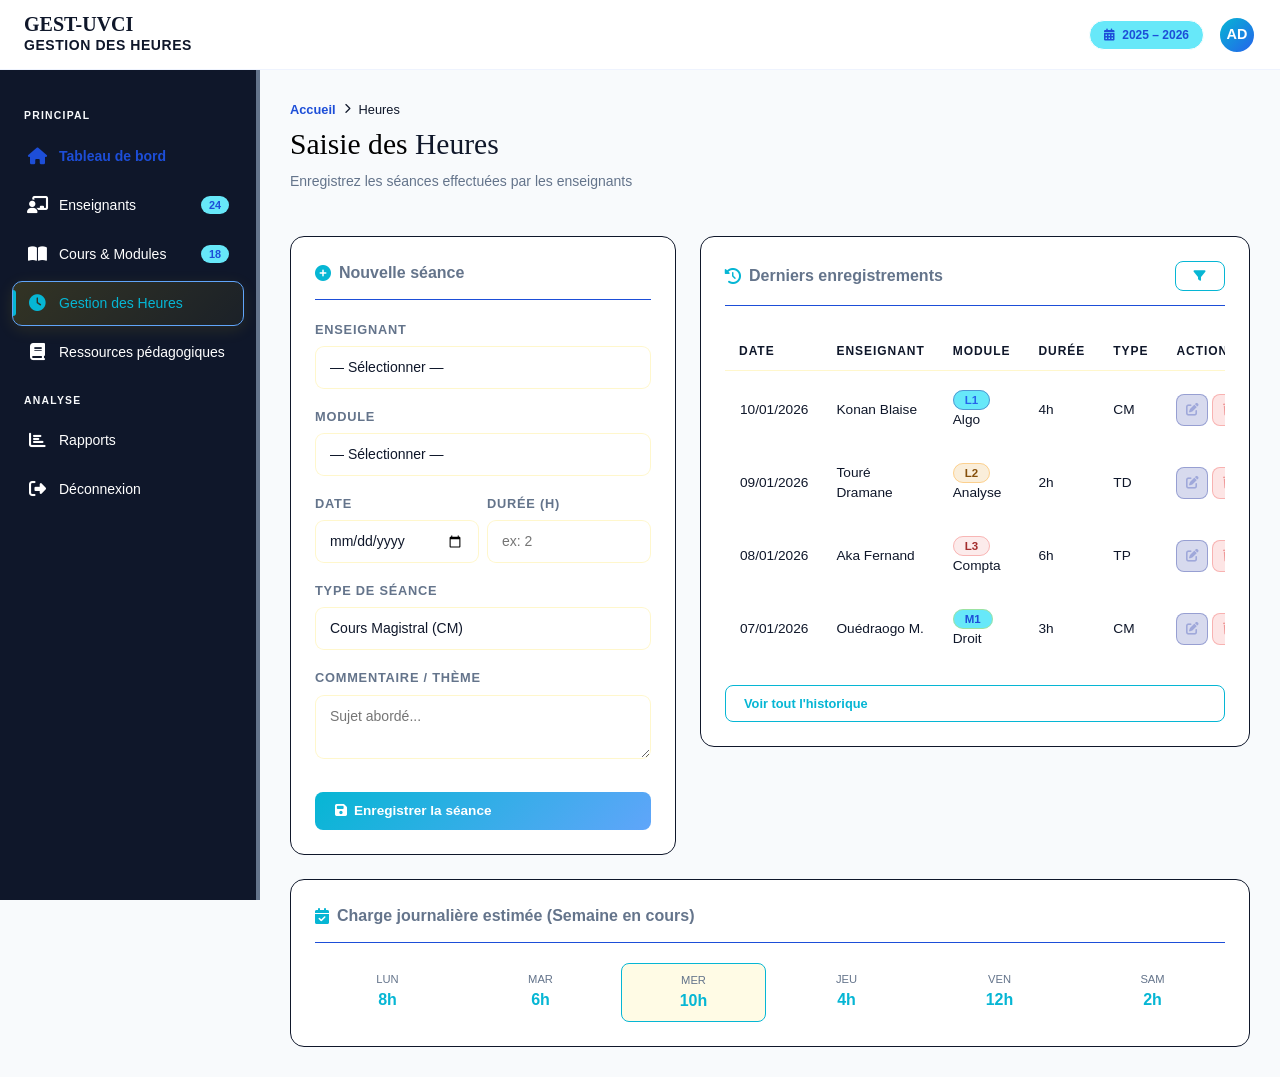
<file: heures.html>
<!DOCTYPE html>
<html lang="fr">
<head>
  <meta charset="UTF-8" />
  <meta name="viewport" content="width=device-width, initial-scale=1.0" />
  <title>GEST-UVCI — Gestion des Heures</title>
  <meta name="description" content="Saisie et suivi des heures d'enseignement des enseignants de l'UVCI." />
  <link rel="stylesheet" href="https://cdn.jsdelivr.net/npm/bootstrap@5.3.3/dist/css/bootstrap.min.css" />
  <link rel="stylesheet" href="https://cdnjs.cloudflare.com/ajax/libs/font-awesome/6.5.0/css/all.min.css" />
  <link rel="stylesheet" href="style.css" />
</head>
<body>

  <input type="checkbox" id="nav-toggle" class="nav-toggle" hidden />
  <label for="nav-toggle" class="navbar-toggler" aria-label="Ouvrir le menu">
    <span></span>
    <span></span>
    <span></span>
  </label>

  <!-- ===== TOPBAR ===== -->
  <header class="topbar">
    <a href="index.html" class="topbar-brand">
      <div>
        <div class="brand-name">GEST-UVCI</div>
        <div class="brand-sub">Gestion des Heures</div>
      </div>
    </a>
    <div class="topbar-right">
      <span class="topbar-badge"><i class="fa fa-calendar-alt me-1"></i> 2025 – 2026</span>
      <div class="avatar-top">AD</div>
    </div>
  </header>

  <!-- ===== SIDEBAR ===== -->
  <aside class="sidebar">
    <span class="sidebar-section-label">Principal</span>
    <a href="index.html" class="nav-link-side"><i class="fa fa-home"></i> Tableau de bord</a>
    <a href="enseignants.html" class="nav-link-side"><i class="fa fa-chalkboard-teacher"></i> Enseignants <span class="sidebar-badge">24</span></a>
    <a href="cours.html" class="nav-link-side"><i class="fa fa-book-open"></i> Cours &amp; Modules <span class="sidebar-badge">18</span></a>
    <a href="heures.html" class="nav-link-side active"><i class="fa fa-clock"></i> Gestion des Heures</a>
    <a href="ressources.html" class="nav-link-side"><i class="fa fa-book"></i> Ressources pédagogiques</a>
    <span class="sidebar-section-label">Analyse</span>
    <a href="rapport.html" class="nav-link-side"><i class="fa fa-chart-bar"></i> Rapports</a>
    <a href="#" class="nav-link-side"><i class="fa fa-sign-out-alt"></i> Déconnexion</a>
  </aside>

  <!-- ===== MAIN ===== -->
  <main class="main-content">

    <div class="page-header fade-in">
      <div class="breadcrumb-custom">
        <a href="index.html">Accueil</a>
        <i class="fa fa-chevron-right"></i>
        <span>Heures</span>
      </div>
      <div class="d-flex align-items-center justify-content-between flex-wrap gap-2">
        <div>
          <h1 class="page-title">Saisie des <span>Heures</span></h1>
          <p class="page-subtitle">Enregistrez les séances effectuées par les enseignants</p>
        </div>
      </div>
    </div>

    <div class="row g-4">
      <!-- Formulaire de Saisie -->
      <div class="col-12 col-lg-5 fade-in-1">
        <div class="glass-card">
          <div class="card-header-custom">
            <div class="card-title-custom"><i class="fa fa-plus-circle"></i> Nouvelle séance</div>
          </div>
          <form action="#" method="post">
            <div class="form-group">
              <label class="form-label-custom">Enseignant</label>
              <select class="form-control-custom" required>
                <option value="">— Sélectionner —</option>
                <option>Konan Blaise</option>
                <option>Touré Dramane</option>
                <option>Aka Fernand</option>
                <option>Ouédraogo Marie</option>
                <option>Bamba Salif</option>
              </select>
            </div>
            <div class="form-group">
              <label class="form-label-custom">Module</label>
              <select class="form-control-custom" required>
                <option value="">— Sélectionner —</option>
                <option>Algorithmique (L1 | S1)</option>
                <option>Analyse Mathématique (L2 | S3)</option>
                <option>Comptabilité (L3 | S5)</option>
                <option>Droit des Affaires (M1 | S1)</option>
                <option>Intelligence Artificielle (M2 | S3)</option>
              </select>
            </div>
            <div class="row g-2">
              <div class="col-6">
                <div class="form-group">
                  <label class="form-label-custom">Date</label>
                  <input type="date" class="form-control-custom" required />
                </div>
              </div>
              <div class="col-6">
                <div class="form-group">
                  <label class="form-label-custom">Durée (h)</label>
                  <input type="number" step="0.5" min="0.5" class="form-control-custom" placeholder="ex: 2" required />
                </div>
              </div>
            </div>
            <div class="form-group">
              <label class="form-label-custom">Type de séance</label>
              <select class="form-control-custom">
                <option>Cours Magistral (CM)</option>
                <option>Travaux Dirigés (TD)</option>
                <option>Travaux Pratiques (TP)</option>
                <option>Examen / Soutenance</option>
              </select>
            </div>
            <div class="form-group">
              <label class="form-label-custom">Commentaire / Thème</label>
              <textarea class="form-control-custom" rows="2" placeholder="Sujet abordé..."></textarea>
            </div>
            <button type="submit" class="btn-gold w-100 mt-2"><i class="fa fa-save"></i> Enregistrer la séance</button>
          </form>
        </div>
      </div>

      <!-- Historique récent -->
      <div class="col-12 col-lg-7 fade-in-2">
        <div class="glass-card">
          <div class="card-header-custom">
            <div class="card-title-custom"><i class="fa fa-history"></i> Derniers enregistrements</div>
            <div class="d-flex gap-2">
              <button class="btn-outline-gold" style="font-size:0.75rem;"><i class="fa fa-filter"></i></button>
            </div>
          </div>
          <div class="table-responsive">
            <table class="table-glass">
              <thead>
                <tr>
                  <th>Date</th>
                  <th>Enseignant</th>
                  <th>Module</th>
                  <th>Durée</th>
                  <th>Type</th>
                  <th>Actions</th>
                </tr>
              </thead>
              <tbody>
                <tr>
                  <td>10/01/2026</td>
                  <td>Konan Blaise</td>
                  <td><span class="badge-blue">L1</span> Algo</td>
                  <td>4h</td>
                  <td>CM</td>
                  <td>
                    <div class="d-flex gap-1">
                      <a href="#" class="btn-icon edit"><i class="fa fa-edit"></i></a>
                      <a href="#" class="btn-icon delete"><i class="fa fa-trash"></i></a>
                    </div>
                  </td>
                </tr>
                <tr>
                  <td>09/01/2026</td>
                  <td>Touré Dramane</td>
                  <td><span class="badge-orange">L2</span> Analyse</td>
                  <td>2h</td>
                  <td>TD</td>
                  <td>
                    <div class="d-flex gap-1">
                      <a href="#" class="btn-icon edit"><i class="fa fa-edit"></i></a>
                      <a href="#" class="btn-icon delete"><i class="fa fa-trash"></i></a>
                    </div>
                  </td>
                </tr>
                <tr>
                  <td>08/01/2026</td>
                  <td>Aka Fernand</td>
                  <td><span class="badge-red">L3</span> Compta</td>
                  <td>6h</td>
                  <td>TP</td>
                  <td>
                    <div class="d-flex gap-1">
                      <a href="#" class="btn-icon edit"><i class="fa fa-edit"></i></a>
                      <a href="#" class="btn-icon delete"><i class="fa fa-trash"></i></a>
                    </div>
                  </td>
                </tr>
                <tr>
                  <td>07/01/2026</td>
                  <td>Ouédraogo M.</td>
                  <td><span class="badge-gold">M1</span> Droit</td>
                  <td>3h</td>
                  <td>CM</td>
                  <td>
                    <div class="d-flex gap-1">
                      <a href="#" class="btn-icon edit"><i class="fa fa-edit"></i></a>
                      <a href="#" class="btn-icon delete"><i class="fa fa-trash"></i></a>
                    </div>
                  </td>
                </tr>
              </tbody>
            </table>
          </div>
          <div class="mt-3 text-center">
            <a href="#" class="btn-outline-gold w-100" style="font-size:0.8rem;">Voir tout l'historique</a>
          </div>
        </div>
      </div>
    </div>

    <!-- Récapitulatif Hebdomadaire -->
    <div class="row mt-4 fade-in-3">
      <div class="col-12">
        <div class="glass-card">
          <div class="card-header-custom">
            <div class="card-title-custom"><i class="fa fa-calendar-check"></i> Charge journalière estimée (Semaine en cours)</div>
          </div>
          <div class="row g-2 text-center">
            <div class="col">
              <div class="p-2" style="background:rgba(255,255,255,0.03); border-radius:8px;">
                <div style="font-size:0.7rem; color:var(--text-muted);">LUN</div>
                <div style="font-weight:700; color:var(--accent);">8h</div>
              </div>
            </div>
            <div class="col">
              <div class="p-2" style="background:rgba(255,255,255,0.03); border-radius:8px;">
                <div style="font-size:0.7rem; color:var(--text-muted);">MAR</div>
                <div style="font-weight:700; color:var(--accent);">6h</div>
              </div>
            </div>
            <div class="col">
              <div class="p-2" style="background:rgba(255,215,0,0.1); border-radius:8px; border:1px solid var(--accent);">
                <div style="font-size:0.7rem; color:var(--text-muted);">MER</div>
                <div style="font-weight:700; color:var(--accent);">10h</div>
              </div>
            </div>
            <div class="col">
              <div class="p-2" style="background:rgba(255,255,255,0.03); border-radius:8px;">
                <div style="font-size:0.7rem; color:var(--text-muted);">JEU</div>
                <div style="font-weight:700; color:var(--accent);">4h</div>
              </div>
            </div>
            <div class="col">
              <div class="p-2" style="background:rgba(255,255,255,0.03); border-radius:8px;">
                <div style="font-size:0.7rem; color:var(--text-muted);">VEN</div>
                <div style="font-weight:700; color:var(--accent);">12h</div>
              </div>
            </div>
            <div class="col">
              <div class="p-2" style="background:rgba(255,255,255,0.03); border-radius:8px;">
                <div style="font-size:0.7rem; color:var(--text-muted);">SAM</div>
                <div style="font-weight:700; color:var(--accent);">2h</div>
              </div>
            </div>
          </div>
        </div>
      </div>
    </div>

  </main>

</body>
</html>
</file>
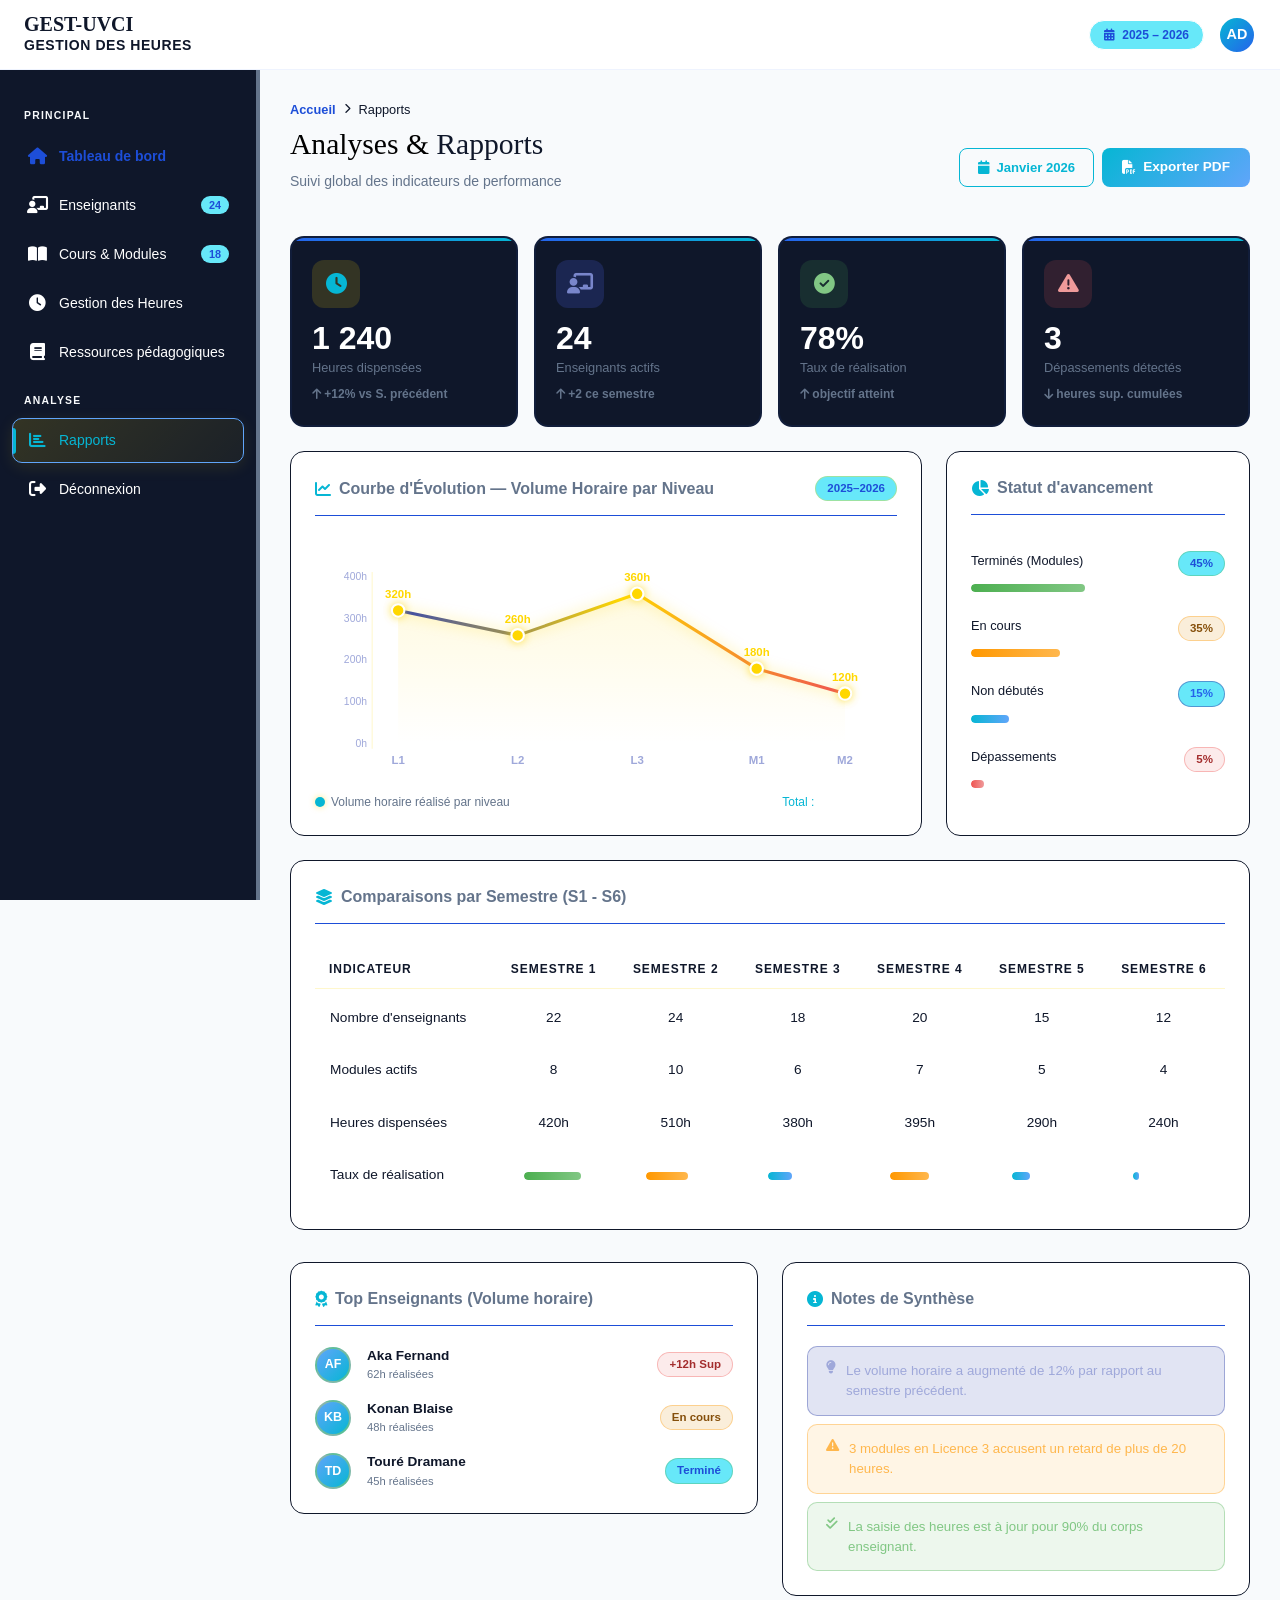
<file: rapport.html>
<!DOCTYPE html>
<html lang="fr">
<head>
  <meta charset="UTF-8" />
  <meta name="viewport" content="width=device-width, initial-scale=1.0" />
  <title>GEST-UVCI — Rapports &amp; Statistiques</title>
  <meta name="description" content="Analyse et rapports des heures d'enseignement à l'UVCI." />
  <link rel="stylesheet" href="https://cdn.jsdelivr.net/npm/bootstrap@5.3.3/dist/css/bootstrap.min.css" />
  <link rel="stylesheet" href="https://cdnjs.cloudflare.com/ajax/libs/font-awesome/6.5.0/css/all.min.css" />
  <link rel="stylesheet" href="style.css" />
  <style>
    /* ===== Courbe d'évolution SVG ===== */
    .chart-wrapper {
      width: 100%;
      overflow-x: auto;
      padding: 10px 0 4px;
    }
    .chart-wrapper svg {
      width: 100%;
      height: auto;
      min-width: 360px;
    }
    .chart-line {
      fill: none;
      stroke: url(#lineGradient);
      stroke-width: 3;
      stroke-linejoin: round;
      stroke-linecap: round;
      filter: drop-shadow(0 0 6px rgba(255,215,0,0.5));
    }
    .chart-fill {
      fill: url(#areaGradient);
      opacity: 0.35;
    }
    .chart-dot {
      fill: #ffd700;
      stroke: #fff;
      stroke-width: 2;
      transition: r 0.2s ease;
      filter: drop-shadow(0 0 4px rgba(255,215,0,0.7));
    }
    .chart-dot:hover {
      r: 8;
    }
    .chart-label-x {
      font-size: 11px;
      font-weight: 700;
      fill: #9fa8da;
      text-anchor: middle;
      font-family: 'Inter', sans-serif;
    }
    .chart-label-y {
      font-size: 10px;
      fill: #9fa8da;
      text-anchor: end;
      font-family: 'Inter', sans-serif;
    }
    .chart-value {
      font-size: 11px;
      font-weight: 700;
      fill: #ffd700;
      text-anchor: middle;
      font-family: 'Inter', sans-serif;
    }
    .chart-grid {
      stroke: rgba(255,255,255,0.06);
      stroke-width: 1;
    }
    .chart-legend {
      display: flex;
      align-items: center;
      gap: 18px;
      margin-top: 14px;
      flex-wrap: wrap;
    }
    .chart-legend-item {
      display: flex;
      align-items: center;
      gap: 6px;
      font-size: 0.75rem;
      color: var(--text-muted);
    }
    .legend-dot {
      width: 10px;
      height: 10px;
      border-radius: 50%;
      background: var(--accent);
      box-shadow: 0 0 6px rgba(255,215,0,0.5);
    }
  </style>
</head>
<body>

  <input type="checkbox" id="nav-toggle" class="nav-toggle" hidden />
  <label for="nav-toggle" class="navbar-toggler" aria-label="Ouvrir le menu">
    <span></span>
    <span></span>
    <span></span>
  </label>

  <!-- ===== TOPBAR ===== -->
  <header class="topbar">
    <a href="index.html" class="topbar-brand">
      <div>
        <div class="brand-name">GEST-UVCI</div>
        <div class="brand-sub">Gestion des Heures</div>
      </div>
    </a>
    <div class="topbar-right">
      <span class="topbar-badge"><i class="fa fa-calendar-alt me-1"></i> 2025 – 2026</span>
      <div class="avatar-top">AD</div>
    </div>
  </header>

  <!-- ===== SIDEBAR ===== -->
  <aside class="sidebar">
    <span class="sidebar-section-label">Principal</span>
    <a href="index.html" class="nav-link-side"><i class="fa fa-home"></i> Tableau de bord</a>
    <a href="enseignants.html" class="nav-link-side"><i class="fa fa-chalkboard-teacher"></i> Enseignants <span class="sidebar-badge">24</span></a>
    <a href="cours.html" class="nav-link-side"><i class="fa fa-book-open"></i> Cours &amp; Modules <span class="sidebar-badge">18</span></a>
    <a href="heures.html" class="nav-link-side"><i class="fa fa-clock"></i> Gestion des Heures</a>
    <a href="ressources.html" class="nav-link-side"><i class="fa fa-book"></i> Ressources pédagogiques</a>
    <span class="sidebar-section-label">Analyse</span>
    <a href="rapport.html" class="nav-link-side active"><i class="fa fa-chart-bar"></i> Rapports</a>
    <a href="#" class="nav-link-side"><i class="fa fa-sign-out-alt"></i> Déconnexion</a>
  </aside>

  <!-- ===== MAIN ===== -->
  <main class="main-content">

    <div class="page-header fade-in">
      <div class="breadcrumb-custom">
        <a href="index.html">Accueil</a>
        <i class="fa fa-chevron-right"></i>
        <span>Rapports</span>
      </div>
      <div class="d-flex align-items-center justify-content-between flex-wrap gap-2">
        <div>
          <h1 class="page-title">Analyses &amp; <span>Rapports</span></h1>
          <p class="page-subtitle">Suivi global des indicateurs de performance</p>
        </div>
        <div class="d-flex gap-2">
          <button class="btn-outline-gold"><i class="fa fa-calendar"></i> Janvier 2026</button>
          <button class="btn-gold"><i class="fa fa-file-pdf"></i> Exporter PDF</button>
        </div>
      </div>
    </div>

    <!-- Stat Cards KPI -->
    <div class="row g-3 mb-4 fade-in">
      <div class="col-6 col-md-3">
        <div class="stat-card h-100">
          <div class="stat-icon icon-gold"><i class="fa fa-clock"></i></div>
          <div class="stat-value">1 240</div>
          <div class="stat-label">Heures dispensées</div>
          <div class="stat-delta up"><i class="fa fa-arrow-up"></i> +12% vs S. précédent</div>
        </div>
      </div>
      <div class="col-6 col-md-3">
        <div class="stat-card h-100">
          <div class="stat-icon icon-blue"><i class="fa fa-chalkboard-teacher"></i></div>
          <div class="stat-value">24</div>
          <div class="stat-label">Enseignants actifs</div>
          <div class="stat-delta up"><i class="fa fa-arrow-up"></i> +2 ce semestre</div>
        </div>
      </div>
      <div class="col-6 col-md-3">
        <div class="stat-card h-100">
          <div class="stat-icon icon-green"><i class="fa fa-check-circle"></i></div>
          <div class="stat-value">78%</div>
          <div class="stat-label">Taux de réalisation</div>
          <div class="stat-delta up"><i class="fa fa-arrow-up"></i> objectif atteint</div>
        </div>
      </div>
      <div class="col-6 col-md-3">
        <div class="stat-card h-100">
          <div class="stat-icon icon-red"><i class="fa fa-exclamation-triangle"></i></div>
          <div class="stat-value">3</div>
          <div class="stat-label">Dépassements détectés</div>
          <div class="stat-delta down"><i class="fa fa-arrow-down"></i> heures sup. cumulées</div>
        </div>
      </div>
    </div>

    <div class="row g-4 mb-4">
      <!-- Courbe d'évolution : Heures par Niveau -->
      <div class="col-12 col-xl-8 fade-in-1">
        <div class="glass-card">
          <div class="card-header-custom">
            <div class="card-title-custom"><i class="fa fa-chart-line"></i> Courbe d'Évolution — Volume Horaire par Niveau</div>
            <span class="badge-gold" style="font-size:0.72rem;">2025–2026</span>
          </div>

          <div class="chart-wrapper">
            <svg viewBox="0 0 560 220" xmlns="http://www.w3.org/2000/svg">
              <defs>
                <!-- Gradient for the line -->
                <linearGradient id="lineGradient" x1="0%" y1="0%" x2="100%" y2="0%">
                  <stop offset="0%"   stop-color="#3949ab" />
                  <stop offset="50%"  stop-color="#ffd700" />
                  <stop offset="100%" stop-color="#ef5350" />
                </linearGradient>
                <!-- Gradient for the area fill -->
                <linearGradient id="areaGradient" x1="0%" y1="0%" x2="0%" y2="100%">
                  <stop offset="0%"   stop-color="#ffd700" stop-opacity="0.35" />
                  <stop offset="100%" stop-color="#ffd700" stop-opacity="0" />
                </linearGradient>
              </defs>

              <!-- Y-axis grid lines & labels -->
              <!-- y=30 → 400h, y=70 → 300h, y=110 → 200h, y=150 → 100h, y=190 → 0h -->
              <!-- scale: 190px baseline, 1h = 0.4px, so 400h = 160px from baseline → y=30 -->
              <line x1="55" y1="30"  x2="540" y2="30"  class="chart-grid" />
              <line x1="55" y1="70"  x2="540" y2="70"  class="chart-grid" />
              <line x1="55" y1="110" x2="540" y2="110" class="chart-grid" />
              <line x1="55" y1="150" x2="540" y2="150" class="chart-grid" />
              <line x1="55" y1="190" x2="540" y2="190" class="chart-grid" />

              <text x="50" y="33"  class="chart-label-y">400h</text>
              <text x="50" y="73"  class="chart-label-y">300h</text>
              <text x="50" y="113" class="chart-label-y">200h</text>
              <text x="50" y="153" class="chart-label-y">100h</text>
              <text x="50" y="193" class="chart-label-y">0h</text>

              <!-- Y axis line -->
              <line x1="55" y1="25" x2="55" y2="195" stroke="rgba(255,215,0,0.2)" stroke-width="1" />

              <!--
                Data:
                  L1 = 320h → y = 190 - (320 * 0.4) = 190 - 128 = 62
                  L2 = 260h → y = 190 - (260 * 0.4) = 190 - 104 = 86
                  L3 = 360h → y = 190 - (360 * 0.4) = 190 - 144 = 46
                  M1 = 180h → y = 190 - (180 * 0.4) = 190 -  72 = 118
                  M2 = 120h → y = 190 - (120 * 0.4) = 190 -  48 = 142

                X positions (evenly spaced between 80 and 510):
                  L1=80, L2=195, L3=310, M1=425, M2=510
              -->

              <!-- Area fill (closed polygon) -->
              <polygon class="chart-fill"
                points="80,62 195,86 310,46 425,118 510,142 510,190 80,190" />

              <!-- The line itself -->
              <polyline class="chart-line"
                points="80,62 195,86 310,46 425,118 510,142" />

              <!-- Data points with value labels -->
              <!-- L1: 320h -->
              <text x="80"  y="50"  class="chart-value">320h</text>
              <circle cx="80"  cy="62"  r="6" class="chart-dot" />
              <!-- L2: 260h -->
              <text x="195" y="74"  class="chart-value">260h</text>
              <circle cx="195" cy="86"  r="6" class="chart-dot" />
              <!-- L3: 360h -->
              <text x="310" y="34"  class="chart-value">360h</text>
              <circle cx="310" cy="46"  r="6" class="chart-dot" />
              <!-- M1: 180h -->
              <text x="425" y="106" class="chart-value">180h</text>
              <circle cx="425" cy="118" r="6" class="chart-dot" />
              <!-- M2: 120h -->
              <text x="510" y="130" class="chart-value">120h</text>
              <circle cx="510" cy="142" r="6" class="chart-dot" />

              <!-- X-axis labels -->
              <text x="80"  y="210" class="chart-label-x">L1</text>
              <text x="195" y="210" class="chart-label-x">L2</text>
              <text x="310" y="210" class="chart-label-x">L3</text>
              <text x="425" y="210" class="chart-label-x">M1</text>
              <text x="510" y="210" class="chart-label-x">M2</text>
            </svg>
          </div>

          <!-- Legend -->
          <div class="chart-legend">
            <div class="chart-legend-item">
              <div class="legend-dot"></div>
              <span>Volume horaire réalisé par niveau</span>
            </div>
            <div class="chart-legend-item" style="margin-left:auto; color:var(--accent);">
              Total : <strong style="color:#fff; margin-left:4px;">1 240 heures</strong>
            </div>
          </div>
        </div>
      </div>

      <!-- Répartition par Statut -->
      <div class="col-12 col-xl-4 fade-in-2">
        <div class="glass-card h-100">
          <div class="card-header-custom">
            <div class="card-title-custom"><i class="fa fa-pie-chart"></i> Statut d'avancement</div>
          </div>
          <div class="d-flex flex-column gap-4 py-3">
            <div>
              <div class="d-flex justify-content-between mb-2" style="font-size: 0.8rem;">
                <span>Terminés (Modules)</span>
                <span class="badge-green">45%</span>
              </div>
              <div class="progress-custom"><div class="progress-fill green" style="width: 45%;"></div></div>
            </div>
            <div>
              <div class="d-flex justify-content-between mb-2" style="font-size: 0.8rem;">
                <span>En cours</span>
                <span class="badge-orange">35%</span>
              </div>
              <div class="progress-custom"><div class="progress-fill orange" style="width: 35%;"></div></div>
            </div>
            <div>
              <div class="d-flex justify-content-between mb-2" style="font-size: 0.8rem;">
                <span>Non débutés</span>
                <span class="badge-blue">15%</span>
              </div>
              <div class="progress-custom"><div class="progress-fill" style="width: 15%;"></div></div>
            </div>
            <div>
              <div class="d-flex justify-content-between mb-2" style="font-size: 0.8rem;">
                <span>Dépassements</span>
                <span class="badge-red">5%</span>
              </div>
              <div class="progress-custom"><div class="progress-fill red" style="width: 5%;"></div></div>
            </div>
          </div>
        </div>
      </div>
    </div>

    <!-- Comparaison Semestres -->
    <div class="row g-4 fade-in-3">
      <div class="col-12">
        <div class="glass-card">
          <div class="card-header-custom">
            <div class="card-title-custom"><i class="fa fa-layer-group"></i> Comparaisons par Semestre (S1 - S6)</div>
          </div>
          <div class="table-responsive">
            <table class="table-glass text-center">
              <thead>
                <tr>
                  <th class="text-start">Indicateur</th>
                  <th>Semestre 1</th>
                  <th>Semestre 2</th>
                  <th>Semestre 3</th>
                  <th>Semestre 4</th>
                  <th>Semestre 5</th>
                  <th>Semestre 6</th>
                </tr>
              </thead>
              <tbody>
                <tr>
                  <td class="text-start">Nombre d'enseignants</td>
                  <td>22</td>
                  <td>24</td>
                  <td>18</td>
                  <td>20</td>
                  <td>15</td>
                  <td>12</td>
                </tr>
                <tr>
                  <td class="text-start">Modules actifs</td>
                  <td>8</td>
                  <td>10</td>
                  <td>6</td>
                  <td>7</td>
                  <td>5</td>
                  <td>4</td>
                </tr>
                <tr>
                  <td class="text-start">Heures dispensées</td>
                  <td style="color: var(--accent);">420h</td>
                  <td style="color: var(--accent);">510h</td>
                  <td style="color: var(--accent);">380h</td>
                  <td style="color: var(--accent);">395h</td>
                  <td style="color: var(--accent);">290h</td>
                  <td style="color: var(--accent);">240h</td>
                </tr>
                <tr>
                  <td class="text-start">Taux de réalisation</td>
                  <td>
                    <div class="progress-custom" style="width: 60px; margin: 0 auto;"><div class="progress-fill green" style="width: 95%;"></div></div>
                  </td>
                  <td>
                    <div class="progress-custom" style="width: 60px; margin: 0 auto;"><div class="progress-fill orange" style="width: 70%;"></div></div>
                  </td>
                  <td>
                    <div class="progress-custom" style="width: 60px; margin: 0 auto;"><div class="progress-fill" style="width: 40%;"></div></div>
                  </td>
                  <td>
                    <div class="progress-custom" style="width: 60px; margin: 0 auto;"><div class="progress-fill orange" style="width: 65%;"></div></div>
                  </td>
                  <td>
                    <div class="progress-custom" style="width: 60px; margin: 0 auto;"><div class="progress-fill" style="width: 30%;"></div></div>
                  </td>
                  <td>
                    <div class="progress-custom" style="width: 60px; margin: 0 auto;"><div class="progress-fill" style="width: 10%;"></div></div>
                  </td>
                </tr>
              </tbody>
            </table>
          </div>
        </div>
      </div>
    </div>

    <!-- Top Enseignants -->
    <div class="row g-4 mt-2">
      <div class="col-12 col-md-6 fade-in-4">
        <div class="glass-card">
          <div class="card-header-custom">
            <div class="card-title-custom"><i class="fa fa-award"></i> Top Enseignants (Volume horaire)</div>
          </div>
          <div class="d-flex flex-column gap-3">
            <div class="d-flex align-items-center gap-3">
              <div class="avatar">AF</div>
              <div class="flex-grow-1">
                <div style="font-weight: 600; font-size: 0.85rem;">Aka Fernand</div>
                <div style="font-size: 0.7rem; color: var(--text-muted);">62h réalisées</div>
              </div>
              <span class="badge-red">+12h Sup</span>
            </div>
            <div class="d-flex align-items-center gap-3">
              <div class="avatar">KB</div>
              <div class="flex-grow-1">
                <div style="font-weight: 600; font-size: 0.85rem;">Konan Blaise</div>
                <div style="font-size: 0.7rem; color: var(--text-muted);">48h réalisées</div>
              </div>
              <span class="badge-orange">En cours</span>
            </div>
            <div class="d-flex align-items-center gap-3">
              <div class="avatar">TD</div>
              <div class="flex-grow-1">
                <div style="font-weight: 600; font-size: 0.85rem;">Touré Dramane</div>
                <div style="font-size: 0.7rem; color: var(--text-muted);">45h réalisées</div>
              </div>
              <span class="badge-green">Terminé</span>
            </div>
          </div>
        </div>
      </div>

      <div class="col-12 col-md-6 fade-in-5">
        <div class="glass-card">
          <div class="card-header-custom">
            <div class="card-title-custom"><i class="fa fa-info-circle"></i> Notes de Synthèse</div>
          </div>
          <div class="notice-box info" style="margin-bottom: 8px;">
            <i class="fa fa-lightbulb"></i>
            <div>Le volume horaire a augmenté de 12% par rapport au semestre précédent.</div>
          </div>
          <div class="notice-box warning" style="margin-bottom: 8px;">
            <i class="fa fa-exclamation-triangle"></i>
            <div>3 modules en Licence 3 accusent un retard de plus de 20 heures.</div>
          </div>
          <div class="notice-box success" style="margin-bottom: 0;">
            <i class="fa fa-check-double"></i>
            <div>La saisie des heures est à jour pour 90% du corps enseignant.</div>
          </div>
        </div>
      </div>
    </div>

  </main>

</body>
</html>
</file>
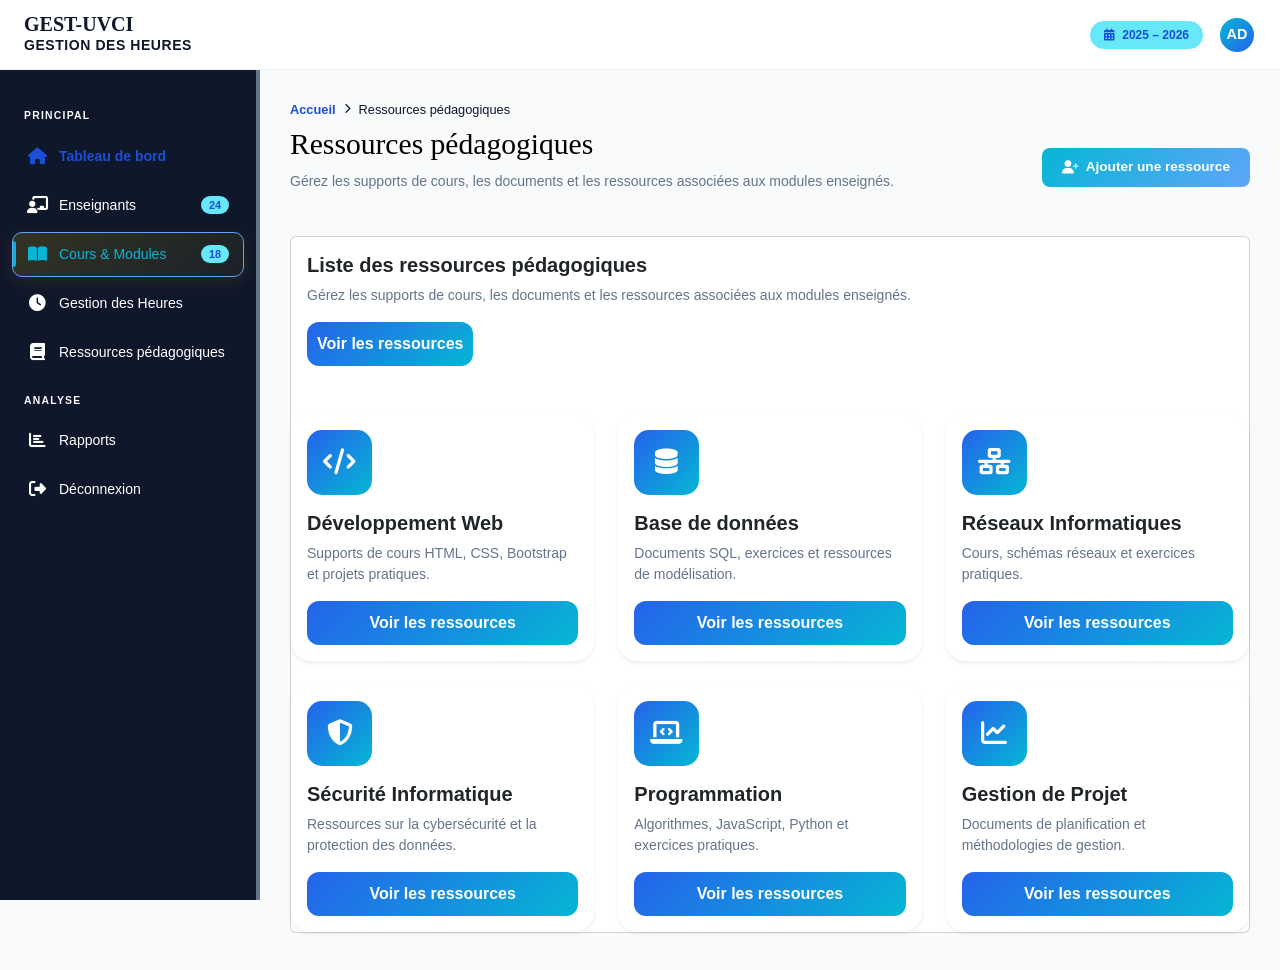
<file: ressources.html>
<!DOCTYPE html>
<html lang="en">
<head>
    <meta charset="UTF-8">
    <meta name="viewport" content="width=device-width, initial-scale=1.0">
    <title>GEST-UVCI - Ressources pédagogiques</title>
    <meta name="description" content="Ressources pédagogiques pour la gestion des heures des enseignants de l'Université Virtuelle de Côte d'Ivoire." />
  <link rel="stylesheet" href="https://cdn.jsdelivr.net/npm/bootstrap@5.3.3/dist/css/bootstrap.min.css" />
  <link rel="stylesheet" href="https://cdnjs.cloudflare.com/ajax/libs/font-awesome/6.5.0/css/all.min.css" />
  <link rel="stylesheet" href="style.css" />
</head>
<body>
    
<input type="checkbox" id="nav-toggle" class="nav-toggle" hidden />
  <label for="nav-toggle" class="navbar-toggler" aria-label="Ouvrir le menu">
    <span></span>
    <span></span>
    <span></span>
  </label>

  <!-- ===== TOPBAR ===== -->
  <header class="topbar">
    <a href="index.html" class="topbar-brand">
      <div>
        <div class="brand-name">GEST-UVCI</div>
        <div class="brand-sub">Gestion des Heures</div>
      </div>
    </a>
    <div class="topbar-right">
      <span class="topbar-badge"><i class="fa fa-calendar-alt me-1"></i> 2025 – 2026</span>
      <div class="avatar-top">AD</div>
    </div>
  </header>

  <!-- ===== SIDEBAR ===== -->
  <aside class="sidebar">
    <span class="sidebar-section-label">Principal</span>
    <a href="index.html" class="nav-link-side"><i class="fa fa-home"></i> Tableau de bord</a>
    <a href="enseignants.html" class="nav-link-side"><i class="fa fa-chalkboard-teacher"></i> Enseignants <span class="sidebar-badge">24</span></a>
    <a href="cours.html" class="nav-link-side active"><i class="fa fa-book-open"></i> Cours &amp; Modules <span class="sidebar-badge">18</span></a>
    <a href="heures.html" class="nav-link-side"><i class="fa fa-clock"></i> Gestion des Heures</a>
    <a href="ressources.html" class="nav-link-side"><i class="fa fa-book"></i> Ressources pédagogiques</a>
    <span class="sidebar-section-label">Analyse</span>
    <a href="rapport.html" class="nav-link-side"><i class="fa fa-chart-bar"></i> Rapports</a>
    <a href="#" class="nav-link-side"><i class="fa fa-sign-out-alt"></i> Déconnexion</a>
  </aside>

  <!-- ===== MAIN ===== -->
 <!-- ===== MAIN ===== -->
  <main class="main-content">

    <div class="page-header fade-in">
      <div class="breadcrumb-custom">
        <a href="index.html">Accueil</a>
        <i class="fa fa-chevron-right"></i>
        <span>Ressources pédagogiques</span>
      </div>
      <div class="d-flex align-items-center justify-content-between flex-wrap gap-2">
        <div>
          <h1 class="page-title">Ressources pédagogiques</h1>
          <p class="page-subtitle">Gérez les supports de cours, les documents et les ressources associées aux modules enseignés.</p>
        </div>
        <a href="#formulaire" class="btn-gold"><i class="fa fa-user-plus"></i> Ajouter une ressource</a>
      </div>
    </div>

    <div class="card fade-in">
      <div class="card-body">
        <h5 class="card-title">Liste des ressources pédagogiques</h5>
        <p class="card-text">Gérez les supports de cours, les documents et les ressources associées aux modules enseignés.</p>
        <a href="#" class="btn btn-primary">Voir les ressources</a>
      </div>

<!-- CADRES DES MATIERES -->
<div class="row g-4 mt-2 fade-in">

  <!-- MATIERE 1 -->
  <div class="col-12 col-md-6 col-lg-4">
    <div class="card shadow-sm border-0 h-100 matiere-card">
      <div class="card-body">
        <div class="matiere-icon">
          <i class="fa fa-code"></i>
        </div>

        <h5 class="card-title mt-3">Développement Web</h5>

        <p class="card-text">
          Supports de cours HTML, CSS, Bootstrap et projets pratiques.
        </p>

        <a href="#" class="btn btn-primary w-100">
          Voir les ressources
        </a>
      </div>
    </div>
  </div>

  <!-- MATIERE 2 -->
  <div class="col-12 col-md-6 col-lg-4">
    <div class="card shadow-sm border-0 h-100 matiere-card">
      <div class="card-body">
        <div class="matiere-icon">
          <i class="fa fa-database"></i>
        </div>

        <h5 class="card-title mt-3">Base de données</h5>

        <p class="card-text">
          Documents SQL, exercices et ressources de modélisation.
        </p>

        <a href="#" class="btn btn-primary w-100">
          Voir les ressources
        </a>
      </div>
    </div>
  </div>

  <!-- MATIERE 3 -->
  <div class="col-12 col-md-6 col-lg-4">
    <div class="card shadow-sm border-0 h-100 matiere-card">
      <div class="card-body">
        <div class="matiere-icon">
          <i class="fa fa-network-wired"></i>
        </div>

        <h5 class="card-title mt-3">Réseaux Informatiques</h5>

        <p class="card-text">
          Cours, schémas réseaux et exercices pratiques.
        </p>

        <a href="#" class="btn btn-primary w-100">
          Voir les ressources
        </a>
      </div>
    </div>
  </div>

  <!-- MATIERE 4 -->
  <div class="col-12 col-md-6 col-lg-4">
    <div class="card shadow-sm border-0 h-100 matiere-card">
      <div class="card-body">
        <div class="matiere-icon">
          <i class="fa fa-shield-alt"></i>
        </div>

        <h5 class="card-title mt-3">Sécurité Informatique</h5>

        <p class="card-text">
          Ressources sur la cybersécurité et la protection des données.
        </p>

        <a href="#" class="btn btn-primary w-100">
          Voir les ressources
        </a>
      </div>
    </div>
  </div>

  <!-- MATIERE 5 -->
  <div class="col-12 col-md-6 col-lg-4">
    <div class="card shadow-sm border-0 h-100 matiere-card">
      <div class="card-body">
        <div class="matiere-icon">
          <i class="fa fa-laptop-code"></i>
        </div>

        <h5 class="card-title mt-3">Programmation</h5>

        <p class="card-text">
          Algorithmes, JavaScript, Python et exercices pratiques.
        </p>

        <a href="#" class="btn btn-primary w-100">
          Voir les ressources
        </a>
      </div>
    </div>
  </div>

  <!-- MATIERE 6 -->
  <div class="col-12 col-md-6 col-lg-4">
    <div class="card shadow-sm border-0 h-100 matiere-card">
      <div class="card-body">
        <div class="matiere-icon">
          <i class="fa fa-chart-line"></i>
        </div>

        <h5 class="card-title mt-3">Gestion de Projet</h5>

        <p class="card-text">
          Documents de planification et méthodologies de gestion.
        </p>

        <a href="#" class="btn btn-primary w-100">
          Voir les ressources
        </a>
      </div>
    </div>
  </div>
</div>
      </div>
    </div>

  </main>

  <script src="https://cdn.jsdelivr.net/npm/bootstrap@5.3.3/dist/js/bootstrap.bundle.min.js"></script>
</body>
</html>
</file>
<file: style.css>
/* Chiffres/statistiques principaux en blanc, autres éléments adaptés pour la lisibilité */
.stat-value,
.stat-card .stat-value,
.glass-card .stat-value {
  color: #fff !important;
}

.sidebar-badge,
.topbar-badge {
  color: var(--primary-dark) !important;
  background: var(--accent-light) !important;
}

.badge-green {
  color: var(--primary-dark) !important;
  background: var(--accent-light) !important;
}
.badge-orange {
  color: #854F0B !important;
  background: #FAEEDA !important;
}
.badge-red {
  color: #A32D2D !important;
  background: #FCEBEB !important;
}
.badge-blue {
  color: var(--primary) !important;
  background: var(--accent-light) !important;
}
.badge-gold {
  color: var(--primary-dark) !important;
  background: var(--accent-light) !important;
}

td, th {
  color: var(--text) !important;
}

.stat-label, .stat-delta, .timeline-title, .timeline-time, .page-subtitle, .card-title-custom {
  color: var(--text-muted) !important;
}

/* Tous les chiffres dans le texte (hors balises) */
body :not(script):not(style) {
  unicode-bidi: isolate;
}
body :not(script):not(style) {
  /* Sélecteur avancé pour cibler les chiffres dans le texte */
}

/* Accueil en primary-dark */
a[href="index.html"],
a[href="index.html"]:visited {
  color: var(--primary-dark) !important;
  font-weight: bold;
}
/* =============================================
   GEST-UVCI — Application de Gestion des Heures
   Palette : Bleu Marine + Or | Glassmorphism
   ============================================= */

@import url('https://fonts.googleapis.com/css2?family=Inter:wght@300;400;500;600;700;800&family=Playfair+Display:wght@700&display=swap');

/* ---- Variables ---- */
:root {
  --primary: #2563eb; /* bleu royal*/
  --primary-dark: #1d4ed8; /* bleu très foncé */
  --primary-light: #60A5FA; /* bleu clair */
  --accent: #06B6D4; /* CYANT */
  --accent-light: #67e8f9; /* cyant clair */
  --bg: #f8fafc; /* blanc*/
  --bg2: #0f172a; /* bleut nuit sidebar/topbar */
  --card-bg: #ffffff; /* fond carte foncé */
  --card-border: rgba(39,99,235,0.08);
  --text: #0F172A; /* Bleu nuit texte principal */
  --text-muted: #64748B; /* Bleu clair texte secondaire */
  --blanc: #FFFFFF;
  --sidebar-w: 260px;
  --nav-h: 70px;
  --radius: 14px;
  --shadow: 0 8px 32px rgba(15,23,42,0.06);
  --glow: 0 0 20px rgba(6,182,212,0.15);
  --transition: 0.3s ease;
}

/* ---- Reset ---- */
*, *::before, *::after { box-sizing: border-box; margin: 0; padding: 0; }

html { scroll-behavior: smooth; }

body {
  font-family: 'Inter', sans-serif;
  background: var(--bg);
  color: var(--text);
  min-height: 100vh;
  overflow-x: hidden;
}

/* ========== TOPBAR ========== */
.topbar {
  position: fixed;
  top: 0; left: 0; right: 0;
  height: var(--nav-h);
  background:var(--blanc);
  backdrop-filter: blur(20px);
  border-bottom: 1px solid var(--card-border);
  z-index: 1050;
  display: flex;
  align-items: center;
  padding: 0 24px;
  gap: 16px;
}

.topbar-brand {
  display: flex;
  align-items: center;
  gap: 12px;
  text-decoration: none;
}

@media (max-width: 991px) {
  .topbar-brand {
    margin-left: 44px;
  }
}

.topbar-brand img {
  width: 42px;
  height: 42px;
  border-radius: 50%;
  border: 2px solid var(--primary);
  object-fit: cover;
}

.topbar-brand .brand-name {
  font-family: 'Playfair Display', serif;
  font-size: 1.25rem;
  color: var(--bg2);
  line-height: 1.1;
}

.topbar-brand .brand-sub {
  font-size: 0.875rem;
  color:var(--bg2);
  letter-spacing: 0.04em;
  text-transform: uppercase;
}

.topbar-right {
  margin-left: auto;
  display: flex;
  align-items: center;
  gap: 14px;
}

.topbar-badge {
  background: linear-gradient(135deg, var(--bg), var(--primary));
  color: var(--blanc);
  border-radius: 50px;
  padding: 5px 14px;
  font-size: 0.75rem;
  font-weight: 600;
  border: 1px solid var(--blanc);
  white-space: nowrap;
}

.avatar-top {
  width: 38px;
  height: 38px;
  border-radius: 50%;
  background: linear-gradient(135deg, var(--accent), var(--primary));
  display: flex;
  align-items: center;
  justify-content: center;
  font-weight: 700;
  font-size: 0.9rem;
  color: var(--blanc);
  border: 2px solid var(--blanc);
  flex-shrink: 0;
}

/* ========== SIDEBAR ========== */
.sidebar {
  position: fixed;
  top: var(--nav-h);
  left: 0;
  width: var(--sidebar-w);
  height: calc(100vh - var(--nav-h));
  background:var(--text);
  backdrop-filter: blur(24px);
  border-right: 4px solid var(--text-muted);
  overflow-y: auto;
  z-index: 1000;
  padding: 24px 12px;
  display: flex;
  flex-direction: column;
  gap: 4px;
}

.sidebar::-webkit-scrollbar { width: 4px; }
.sidebar::-webkit-scrollbar-thumb { background: var(--primary); border-radius: 4px; }

.sidebar-section-label {
  font-size: 0.65rem;
  text-transform: uppercase;
  letter-spacing: 0.12em;
  color: var(--bg);
  padding: 14px 12px 6px;
  font-weight: 600;
}

.nav-link-side {
  display: flex;
  align-items: center;
  gap: 12px;
  padding: 11px 14px;
  border-radius: 10px;
  color: var(--blanc);
  text-decoration: none;
  font-size: 0.875rem;
  font-weight: 500;
  transition: all var(--transition);
  border: 1px solid transparent;
  position: relative;
}

.nav-link-side i {
  font-size: 1.05rem;
  width: 20px;
  text-align: center;
  flex-shrink: 0;
}

.nav-link-side:hover {
  background:var(--text-muted);
  color: var(--accent);
  border-color: var(--primary-light);
  transform: translateX(4px);
}

.nav-link-side.active {
  background: linear-gradient(135deg, rgba(255,215,0,0.15), rgba(255,215,0,0.05));
  color: var(--accent);
  border-color:var(--primary-light);
  box-shadow: 0 4px 16px rgba(255,215,0,0.1);
}

.nav-link-side.active::before {
  content: '';
  position: absolute;
  left: 0; top: 20%; bottom: 20%;
  width: 3px;
  background: var(--accent);
  border-radius: 0 3px 3px 0;
}

.sidebar-badge {
  margin-left: auto;
  background: var(--accent);
  color: var(--primary-dark);
  border-radius: 50px;
  padding: 1px 8px;
  font-size: 0.68rem;
  font-weight: 700;
}

/* ========== MAIN CONTENT ========== */
.main-content {
  margin-left: var(--sidebar-w);
  margin-top: var(--nav-h);
  padding: 30px;
  min-height: calc(100vh - var(--nav-h));
}

/* ========== PAGE HEADER ========== */
.page-header {
  margin-bottom: 28px;
}

.page-title {
  font-family: 'Playfair Display', serif;
  font-size: 1.85rem;
  color: black;
  line-height: 1.2;
}

.page-title span {
  color: var(--bg2);
}

.page-subtitle {
  color: var(--primaary-light);
  font-size: 0.875rem;
  margin-top: 4px;
}

.breadcrumb-custom {
  display: flex;
  align-items: center;
  gap: 8px;
  font-size: 0.8rem;
  color: var(--bg2);
  margin-bottom: 8px;
}

.breadcrumb-custom a {
  color: BLACK;
  text-decoration: none;
}

.breadcrumb-custom i { font-size: 0.65rem; }

/* ========== STAT CARDS ========== */
.stat-card {
  background:var(--bg2);
  backdrop-filter: blur(16px);
  border: 2px solid var(--card-border);
  border-radius: var(--radius);
  padding: 22px 20px;
  transition: all var(--transition);
  position: relative;
  overflow: hidden;
  display: flex;
  flex-direction: column;
  justify-content: flex-start;
  height: 100%;
}

.stat-card::before {
  content: '';
  position: absolute;
  top: 0; left: 0; right: 0;
  height: 3px;
  background: linear-gradient(90deg, var(--primary), var(--accent));
}

.stat-card:hover {
  transform: translateY(-4px);
  box-shadow: var(--glow);
  border-color: var(--blanc);
}

.stat-card .stat-icon {
  width: 48px;
  height: 48px;
  border-radius: 12px;
  display: flex;
  align-items: center;
  justify-content: center;
  font-size: 1.3rem;
  margin-bottom: 14px;
}

.stat-card .stat-value {
  font-size: 2rem;
  font-weight: 800;
  color:var(--blanc);
  line-height: 1;
  margin-bottom: 4px;
}

.stat-card .stat-label {
  font-size: 0.8rem;
  color: var(--blanc);
  font-weight: 500;
}

.stat-card .stat-delta {
  font-size: 0.75rem;
  font-weight: 600;
  margin-top: 8px;
}

.stat-delta.up { color: #4caf50; }
.stat-delta.down { color: #ef5350; }

/* Icon color variants */
.icon-gold  { background: rgba(255,215,0,0.15); color: var(--accent); }
.icon-blue  { background: rgba(57,73,171,0.3);  color: #7986cb;; }
.icon-green { background: rgba(76,175,80,0.15); color: #81c784; }
.icon-red   { background: rgba(239,83,80,0.15); color: #ef9a9a; }
.icon-cyan  { background: rgba(0,188,212,0.15); color: #4dd0e1; }

/* ========== GLASS CARD ========== */
.glass-card {
  background: var(--card-bg);
  backdrop-filter: blur(16px);
  border: 1px solid var(--text);
  border-radius: var(--radius);
  padding: 24px;
  transition: all var(--transition);
}

.glass-card:hover {
  border-color:var(--primary-light);
}

.card-header-custom {
  display: flex;
  align-items: center;
  justify-content: space-between;
  margin-bottom: 20px;
  padding-bottom: 14px;
  border-bottom: 1px solid var(--primary-dark);
}

.card-title-custom {
  font-size: 1rem;
  font-weight: 700;
  color: #fff;
  display: flex;
  align-items: center;
  gap: 8px;
}

.card-title-custom i { color: var(--accent); }

/* ========== TABLE ========== */
.table-glass {
  width: 100%;
  border-collapse: separate;
  border-spacing: 0 6px;
  font-size: 0.855rem;
}

.table-glass thead th {
  color: var(--accent);
  font-weight: 600;
  font-size: 0.75rem;
  text-transform: uppercase;
  letter-spacing: 0.08em;
  padding: 10px 14px;
  border-bottom: 1px solid rgba(255,215,0,0.2);
  white-space: nowrap;
}

.table-glass tbody tr {
  background: rgba(255,255,255,0.035);
  border-radius: 8px;
  transition: all var(--transition);
  cursor: default;
}

.table-glass tbody tr:hover {
  background: rgba(255,215,0,0.07);
}

.table-glass tbody td {
  padding: 12px 14px;
  color: var(--text);
  vertical-align: middle;
  border-top: 1px solid rgba(255,255,255,0.04);
  border-bottom: 1px solid rgba(255,255,255,0.04);
}

.table-glass tbody td:first-child {
  border-left: 1px solid rgba(255,255,255,0.04);
  border-radius: 8px 0 0 8px;
}

.table-glass tbody td:last-child {
  border-right: 1px solid rgba(255,255,255,0.04);
  border-radius: 0 8px 8px 0;
}

/* ========== BADGES ========== */
.badge-gold {
  background: rgba(255,215,0,0.15);
  color: var(--accent);
  border: 1px solid rgba(255,215,0,0.35);
  border-radius: 50px;
  padding: 3px 11px;
  font-size: 0.72rem;
  font-weight: 600;
}

.badge-blue {
  background: rgba(57,73,171,0.3);
  color: #9fa8da;
  border: 1px solid rgba(57,73,171,0.5);
  border-radius: 50px;
  padding: 3px 11px;
  font-size: 0.72rem;
  font-weight: 600;
}

.badge-green {
  background: rgba(76,175,80,0.15);
  color: #81c784;
  border: 1px solid rgba(76,175,80,0.35);
  border-radius: 50px;
  padding: 3px 11px;
  font-size: 0.72rem;
  font-weight: 600;
}

.badge-red {
  background: rgba(239,83,80,0.15);
  color: #ef9a9a;
  border: 1px solid rgba(239,83,80,0.35);
  border-radius: 50px;
  padding: 3px 11px;
  font-size: 0.72rem;
  font-weight: 600;
}

.badge-orange {
  background: rgba(255,152,0,0.15);
  color: #ffb74d;
  border: 1px solid rgba(255,152,0,0.35);
  border-radius: 50px;
  padding: 3px 11px;
  font-size: 0.72rem;
  font-weight: 600;
}

/* ========== BUTTONS ========== */
.btn-gold {
  background: linear-gradient(135deg, var(--accent), var(--primary-light));
  color: var(--blanc);
  border: none;
  border-radius: 8px;
  padding: 9px 20px;
  font-weight: 700;
  font-size: 0.85rem;
  cursor: pointer;
  transition: all var(--transition);
  display: inline-flex;
  align-items: center;
  gap: 7px;
  text-decoration: none;
}

.btn-gold:hover {
  transform: translateY(-2px);
  box-shadow: 0 6px 20px rgba(255,215,0,0.35);
  color: var(--primary-dark);
}

.btn-outline-gold {
  background: transparent;
  color: var(--accent);
  border: 1px solid var(--accent);
  border-radius: 8px;
  padding: 8px 18px;
  font-weight: 600;
  font-size: 0.82rem;
  cursor: pointer;
  transition: all var(--transition);
  display: inline-flex;
  align-items: center;
  gap: 7px;
  text-decoration: none;
}

.btn-outline-gold:hover {
  background: rgba(255,215,0,0.12);
  color: var(--accent);
}

.btn-icon {
  width: 32px;
  height: 32px;
  border-radius: 8px;
  display: inline-flex;
  align-items: center;
  justify-content: center;
  font-size: 0.8rem;
  border: 1px solid transparent;
  cursor: pointer;
  transition: all var(--transition);
  text-decoration: none;
}

.btn-icon.edit   { background: rgba(57,73,171,0.2);  color: #9fa8da; border-color: rgba(57,73,171,0.4); }
.btn-icon.delete { background: rgba(239,83,80,0.15); color: #ef9a9a; border-color: rgba(239,83,80,0.35); }
.btn-icon.view   { background: rgba(255,215,0,0.12); color: var(--accent); border-color: rgba(255,215,0,0.3); }
.btn-icon:hover  { transform: scale(1.12); }

/* ========== FORMS ========== */
.form-group { margin-bottom: 18px; }

.form-label-custom {
  display: block;
  font-size: 0.8rem;
  font-weight: 600;
  color: var(--text-muted);
  text-transform: uppercase;
  letter-spacing: 0.06em;
  margin-bottom: 7px;
}

.form-control-custom {
  width: 100%;
  background: rgba(255,255,255,0.05);
  border: 1px solid rgba(255,215,0,0.2);
  border-radius: 9px;
  padding: 10px 14px;
  color: var(--text);
  font-size: 0.875rem;
  font-family: 'Inter', sans-serif;
  transition: all var(--transition);
  outline: none;
  appearance: none;
}

.form-control-custom:focus {
  border-color: var(--accent);
  background: rgba(255,215,0,0.05);
  box-shadow: 0 0 0 3px rgba(255,215,0,0.1);
}

.form-control-custom option {
  background: var(--bg);
  color: var(--text);
  font-style: italic;
  font-weight: bold;
}

/* ========== PROGRESS BAR ========== */
.progress-custom {
  height: 8px;
  background: rgba(255,255,255,0.08);
  border-radius: 50px;
  overflow: hidden;
}

.progress-fill {
  height: 100%;
  border-radius: 50px;
  background: linear-gradient(90deg, var(--accent), var(--primary-light));
  transition: width 0.6s ease;
}

.progress-fill.green  { background: linear-gradient(90deg, #4caf50, #81c784); }
.progress-fill.red    { background: linear-gradient(90deg, #ef5350, #ef9a9a); }
.progress-fill.orange { background: linear-gradient(90deg, #ff9800, #ffb74d); }

/* ========== AVATAR ========== */
.avatar {
  width: 36px;
  height: 36px;
  border-radius: 50%;
  background: linear-gradient(135deg, var(--primary-light), var(--accent));
  display: flex;
  align-items: center;
  justify-content: center;
  font-weight: 700;
  font-size: 0.78rem;
  color: #fff;
  flex-shrink: 0;
  border: 2px solid rgba(255,215,0,0.3);
}

.avatar.lg {
  width: 56px;
  height: 56px;
  font-size: 1.1rem;
}

/* ========== DIVIDER ========== */
.divider-gold {
  border: none;
  border-top: 1px solid rgba(255,215,0,0.15);
  margin: 20px 0;
}

/* ========== TIMELINE ========== */
.timeline-item {
  display: flex;
  gap: 14px;
  padding: 10px 0;
  border-bottom: 1px solid rgba(255,255,255,0.05);
}

.timeline-dot {
  width: 10px;
  height: 10px;
  border-radius: 50%;
  background: var(--accent);
  margin-top: 5px;
  flex-shrink: 0;
  box-shadow: 0 0 8px rgba(255,215,0,0.5);
}

.timeline-dot.blue  { background: #7986cb; box-shadow: 0 0 8px rgba(121,134,203,0.5); }
.timeline-dot.green { background: #81c784; box-shadow: 0 0 8px rgba(129,199,132,0.5); }

.timeline-content { flex: 1; }
.timeline-title { font-size: 0.835rem; font-weight: 600; color: var(--text); }
.timeline-time  { font-size: 0.72rem; color: var(--text-muted); margin-top: 2px; }

/* ========== HERO BANNER ========== */
.hero-banner {
  background: linear-gradient(135deg, rgba(26,35,126,0.6) 0%, rgba(57,73,171,0.4) 100%);
  border: 1px solid var(--card-border);
  border-radius: var(--radius);
  padding: 28px 30px;
  margin-bottom: 28px;
  position: relative;
  overflow: hidden;
}

.hero-banner::after {
  content: '';
  position: absolute;
  right: -20px; top: -20px;
  width: 200px; height: 200px;
  border-radius: 50%;
  background: radial-gradient(circle, rgba(255,215,0,0.1) 0%, transparent 70%);
  pointer-events: none;
}

.hero-banner h2 {
  font-family: 'Playfair Display', serif;
  font-size: 1.4rem;
  color: #fff;
  margin-bottom: 6px;
}

.hero-banner p { color: var(--text-muted); font-size: 0.875rem; max-width: 520px; }

/* ========== ALERT / NOTICE ========== */
.notice-box {
  border-radius: 10px;
  padding: 14px 18px;
  font-size: 0.83rem;
  border: 1px solid;
  display: flex;
  align-items: flex-start;
  gap: 10px;
  margin-bottom: 16px;
}

.notice-box.info {
  background: rgba(57,73,171,0.15);
  border-color: rgba(57,73,171,0.4);
  color: #9fa8da;
}

.notice-box.warning {
  background: rgba(255,152,0,0.1);
  border-color: rgba(255,152,0,0.35);
  color: #ffb74d;
}

.notice-box.success {
  background: rgba(76,175,80,0.1);
  border-color: rgba(76,175,80,0.35);
  color: #81c784;
}

/*ressources*/
 /* STYLE DES CADRES */
.matiere-card{
  border-radius: 20px;
  transition: 0.3s ease;
  background: #fff;
}

.matiere-card:hover{
  transform: translateY(-6px);
  box-shadow: 0 10px 25px rgba(0,0,0,0.1);
}

.matiere-icon{
  width: 65px;
  height: 65px;
  border-radius: 15px;
  background: linear-gradient(135deg, #2563EB, #06B6D4);
  display: flex;
  align-items: center;
  justify-content: center;
}

.matiere-icon i{
  color: white;
  font-size: 26px;
}

.card-title{
  font-weight: 700;
}

.card-text{
  color: #64748B;
  font-size: 14px;
}

.btn-primary{
  border: none;
  border-radius: 12px;
  padding: 10px;
  font-weight: 600;
  background: linear-gradient(135deg, #2563EB, #06B6D4);
}

.btn-primary:hover{
  opacity: 0.9;
}
  

/* ========== RESPONSIVE ========== */
@media (max-width: 991px) {
  .sidebar {
    display: block;
    transform: translateX(-110%);
    transition: transform 0.3s ease;
    width: 80vw;
    max-width: 320px;
    top: var(--nav-h);
    height: calc(100vh - var(--nav-h));
    z-index: 2000;
  }
  .main-content  { margin-left: 0; padding: 20px 16px; }
  .stat-value    { font-size: 1.6rem !important; }
  /* Affichage d'un bouton menu burger sur mobile */
  .topbar .navbar-toggler {
    display: block !important;
    background: var(--primary-dark);
    border: none;
    color: var(--text);
    font-size: 1.5rem;
    margin-left: 12px;
  }
  .topbar-right { flex-direction: row-reverse; }
  .topbar .topbar-right { gap: 8px; }
  .nav-toggle:checked ~ .sidebar {
    transform: translateX(0);
  }
  .sidebar.mobile-active {
    display: flex !important;
    position: fixed;
    left: 0; top: var(--nav-h); bottom: 0;
    width: 80vw;
    max-width: 320px;
    z-index: 2000;
    background: var(--bg2);
    flex-direction: column;
    animation: fadeInUp 0.3s;
  }
  .sidebar.mobile-backdrop {
    display: block !important;
    position: fixed;
    left: 0; top: 0; right: 0; bottom: 0;
    background: rgba(0,0,0,0.25);
    z-index: 1999;
  }
}

@media (max-width: 576px) {
  .topbar-badge  { display: none; }
  .page-title    { font-size: 1.4rem; }
  .topbar .navbar-toggler {
    font-size: 2rem;
    padding: 6px 12px;
  }
  .sidebar.mobile-active {
    width: 100vw;
    max-width: none;
  }
}

/* ========== NAVBAR BURGER (mobile) ========== */
.navbar-toggler {
  display: none;
  flex-direction: column;
  justify-content: center;
  align-items: center;
  width: 44px;
  height: 44px;
  cursor: pointer;
  z-index: 2100;
  background: var(--primary-dark);
  border-radius: 8px;
  position: fixed;
  top: 16px;
  left: 16px;
  box-shadow: 0 2px 8px rgba(0,0,0,0.07);
}
.navbar-toggler span {
  display: block;
  width: 26px;
  height: 3px;
  margin: 4px 0;
  background: var(--blanc);
  border-radius: 2px;
  transition: 0.3s;
}
@media (max-width: 991px) {
  .navbar-toggler { display: flex; }
  .sidebar {
    transform: translateX(-110%);
    transition: transform 0.3s;
    z-index: 2000;
  }
  .nav-toggle:checked ~ .sidebar {
    transform: translateX(0);
    box-shadow: 2px 0 16px rgba(0,0,0,0.12);
  }
  .nav-toggle:checked ~ .navbar-toggler span:nth-child(1) {
    transform: translateY(7px) rotate(45deg);
  }
  .nav-toggle:checked ~ .navbar-toggler span:nth-child(2) {
    opacity: 0;
  }
  .nav-toggle:checked ~ .navbar-toggler span:nth-child(3) {
    transform: translateY(-7px) rotate(-45deg);
  }
}

/* ========== ANIMATIONS ========== */
@keyframes fadeInUp {
  from { opacity: 0; transform: translateY(20px); }
  to   { opacity: 1; transform: translateY(0); }
}

@keyframes pulse-gold {
  0%, 100% { box-shadow: 0 0 0 0 rgba(255,215,0,0.3); }
  50%       { box-shadow: 0 0 0 8px rgba(255,215,0,0); }
}

.fade-in { animation: fadeInUp 0.5s ease both; }
.fade-in-1 { animation: fadeInUp 0.5s 0.1s ease both; }
.fade-in-2 { animation: fadeInUp 0.5s 0.2s ease both; }
.fade-in-3 { animation: fadeInUp 0.5s 0.3s ease both; }
.fade-in-4 { animation: fadeInUp 0.5s 0.4s ease both; }
.fade-in-5 { animation: fadeInUp 0.5s 0.5s ease both; }

.pulse { animation: pulse-gold 2s infinite; }

/* ========== FOOTER ========== */
.site-footer {
  width: 100%;
  background: var(--primary-dark);
  color: var(--blanc);
  padding: 28px 0 16px 0;
  margin-top: 32px;
  font-size: 1rem;
  box-shadow: 0 -2px 12px rgba(0,0,0,0.07);
}
.footer-content {
  max-width: 1100px;
  margin: 0 auto;
  display: flex;
  flex-wrap: wrap;
  align-items: center;
  justify-content: space-between;
  gap: 18px;
  padding: 0 24px;
}
.footer-brand {
  font-family: 'Playfair Display', serif;
  font-size: 1.2rem;
  font-weight: bold;
  letter-spacing: 0.04em;
}
.footer-links {
  display: flex;
  flex-wrap: wrap;
  gap: 18px;
}
.footer-links a {
  color: var(--blanc);
  text-decoration: none;
  font-size: 1rem;
  opacity: 0.85;
  transition: opacity 0.2s;
}
.footer-links a:hover {
  opacity: 1;
  text-decoration: underline;
}
.footer-copy {
  font-size: 0.92rem;
  opacity: 0.7;
  margin-left: auto;
}
@media (max-width: 700px) {
  .footer-content {
    flex-direction: column;
    align-items: flex-start;
    gap: 10px;
    padding: 0 10px;
  }
  .footer-brand {
    font-size: 1.05rem;
  }
  .footer-links {
    gap: 10px;
    font-size: 0.98rem;
  }
  .footer-copy {
    margin-left: 0;
    font-size: 0.88rem;
  }
}
</file>
